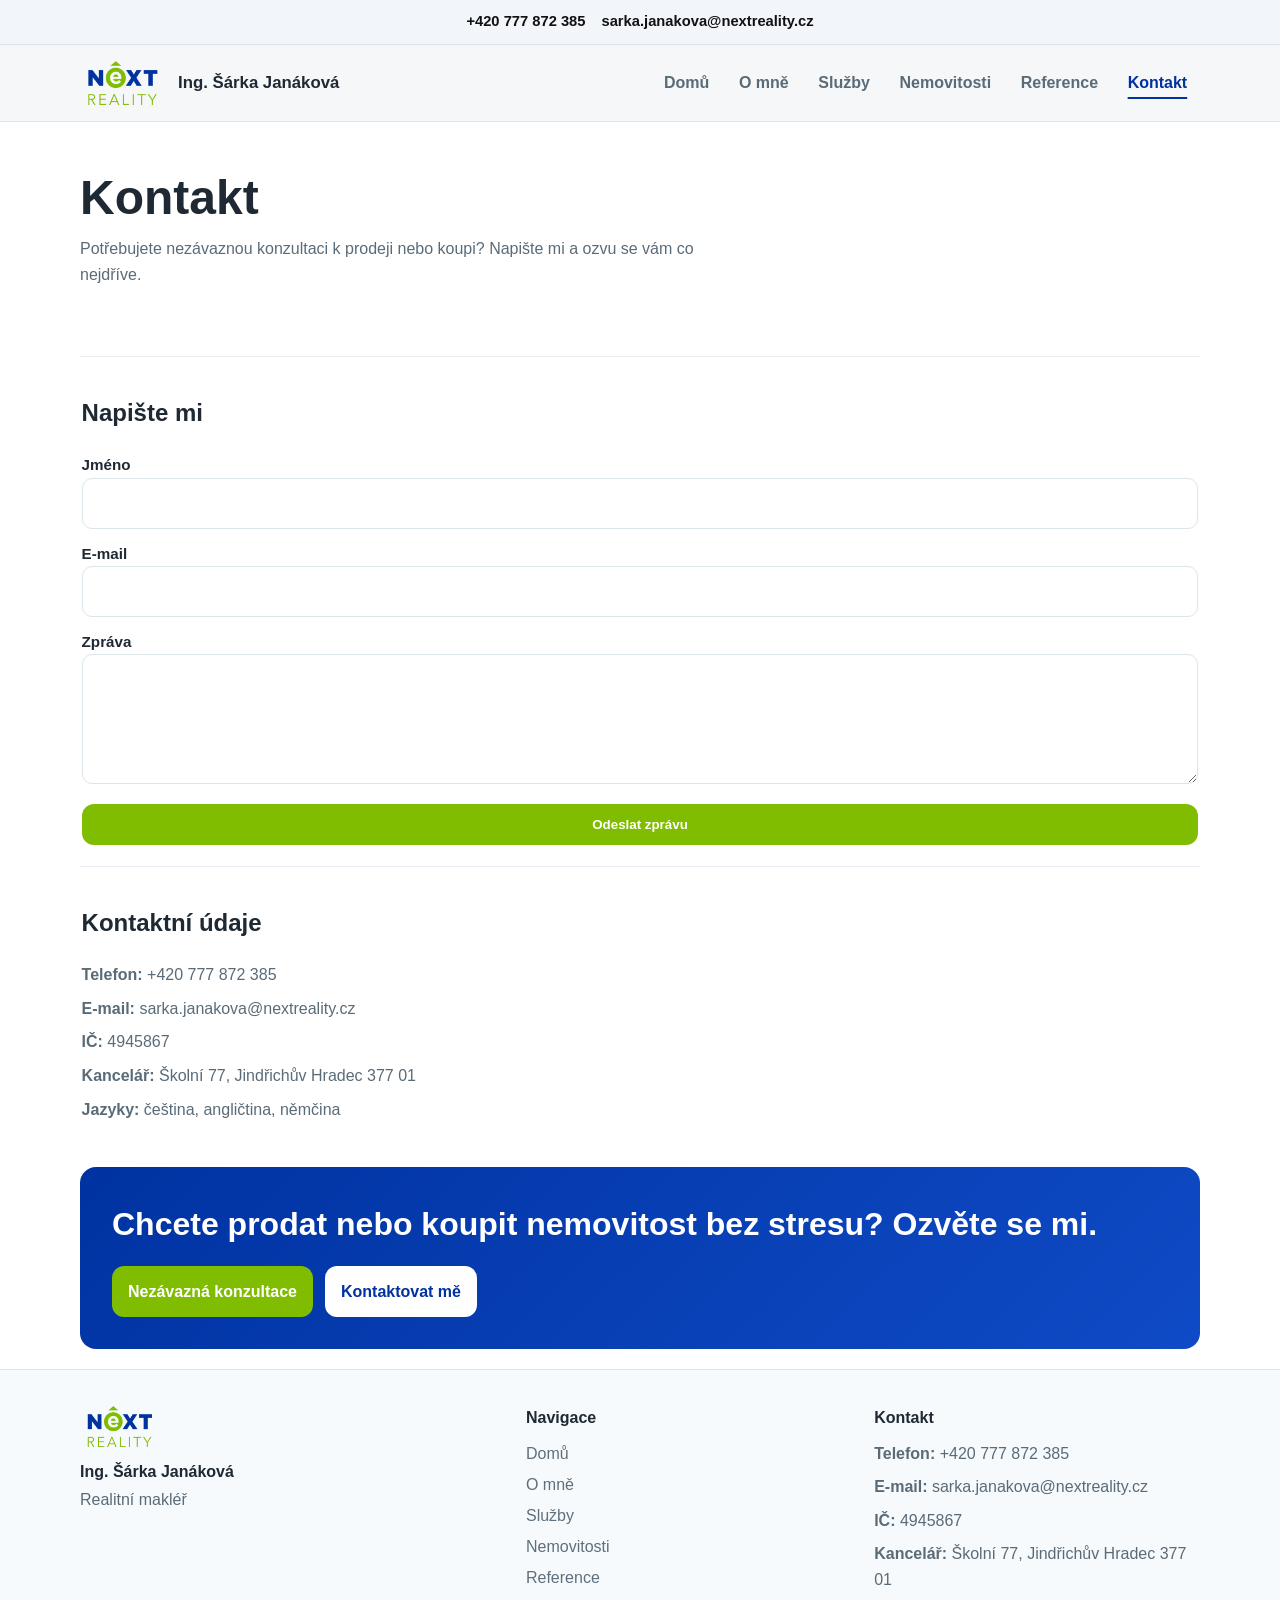
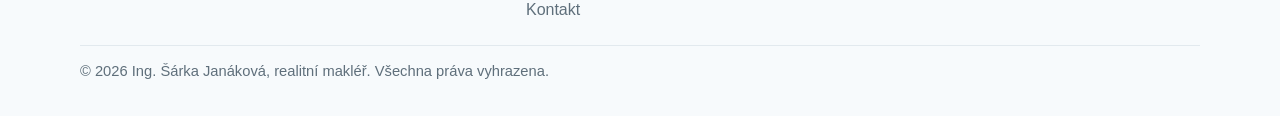
<file: kontakt.html>
<!DOCTYPE html>
<html lang="cs">
  <head>
    <meta charset="UTF-8" />
    <meta name="viewport" content="width=device-width, initial-scale=1.0" />
    <title>Kontakt | Ing. Šárka Janáková</title>
    <meta name="description" content="Kontakt na realitní makléřku Ing. Šárku Janákovou." />
    <link rel="stylesheet" href="assets/styles.css" />
  </head>
  <body>
    <div class="top-contact">
      <div class="container top-contact-inner">
        <a href="tel:+420777872385">+420 777 872 385</a>
        <a href="mailto:sarka.janakova@nextreality.cz">sarka.janakova@nextreality.cz</a>
      </div>
    </div>
    <header class="topbar">
      <div class="container topbar-inner">
        <a class="brand" href="index.html" aria-label="Domů">
          <img class="brand-logo" src="images/next-reality_logo.png" alt="NEXT REALITY logo" />
          <span class="brand-name">Ing. Šárka Janáková</span>
        </a>
        <button class="nav-toggle" aria-label="Otevřít menu"><span></span></button>
        <ul class="nav-links">
          <li><a href="index.html">Domů</a></li>
          <li><a href="o-mne.html">O mně</a></li>
          <li><a href="sluzby.html">Služby</a></li>
          <li><a href="nemovitosti.html">Nemovitosti</a></li>
          <li><a href="reference.html">Reference</a></li>
          <li><a class="active" href="kontakt.html">Kontakt</a></li>
        </ul>
      </div>
    </header>

    <main>
      <div class="container">
        <section class="section properties-intro">
          <h1>Kontakt</h1>
          <p class="subtle">
            Potřebujete nezávaznou konzultaci k prodeji nebo koupi? Napište mi a ozvu se
            vám co nejdříve.
          </p>
        </section>

        <section class="section plain-section">
          <h2>Napište mi</h2>
          <form data-contact-form>
            <div>
              <label for="name">Jméno</label>
              <input id="name" name="name" type="text" required />
            </div>
            <div>
              <label for="email">E-mail</label>
              <input id="email" name="email" type="email" required />
            </div>
            <div>
              <label for="message">Zpráva</label>
              <textarea id="message" name="message" required></textarea>
            </div>
            <button class="btn btn-primary" type="submit">Odeslat zprávu</button>
          </form>
        </section>

        <section class="section plain-section">
          <h2>Kontaktní údaje</h2>
          <ul class="contact-list subtle">
            <li><strong>Telefon:</strong> <a href="tel:+420777872385">+420 777 872 385</a></li>
            <li><strong>E-mail:</strong> <a href="mailto:sarka.janakova@nextreality.cz">sarka.janakova@nextreality.cz</a></li>
            <li><strong>IČ:</strong> 4945867</li>
            <li><strong>Kancelář:</strong> Školní 77, Jindřichův Hradec 377 01</li>
            <li><strong>Jazyky:</strong> čeština, angličtina, němčina</li>
          </ul>
        </section>

        <section class="section about-cta">
          <h2>Chcete prodat nebo koupit nemovitost bez stresu? Ozvěte se mi.</h2>
          <div class="cta-row">
            <a class="btn btn-primary" href="kontakt.html">Nezávazná konzultace</a>
            <a class="btn btn-soft" href="kontakt.html">Kontaktovat mě</a>
          </div>
        </section>
      </div>
    </main>

    <footer class="footer">
      <div class="container">
        <div class="footer-grid">
          <section>
            <img class="footer-logo" src="images/next-reality_logo.png" alt="NEXT REALITY logo" />
            <p class="footer-name">Ing. Šárka Janáková</p>
            <p class="footer-role subtle">Realitní makléř</p>
          </section>
          <section>
            <h3>Navigace</h3>
            <ul class="footer-nav">
              <li><a href="index.html">Domů</a></li>
              <li><a href="o-mne.html">O mně</a></li>
              <li><a href="sluzby.html">Služby</a></li>
              <li><a href="nemovitosti.html">Nemovitosti</a></li>
              <li><a href="reference.html">Reference</a></li>
              <li><a href="kontakt.html">Kontakt</a></li>
            </ul>
          </section>
          <section>
            <h3>Kontakt</h3>
            <ul class="contact-list subtle">
              <li><strong>Telefon:</strong> <a href="tel:+420777872385">+420 777 872 385</a></li>
              <li><strong>E-mail:</strong> <a href="mailto:sarka.janakova@nextreality.cz">sarka.janakova@nextreality.cz</a></li>
              <li><strong>IČ:</strong> 4945867</li>
              <li><strong>Kancelář:</strong> Školní 77, Jindřichův Hradec 377 01</li>
            </ul>
          </section>
        </div>
        <p class="footer-copy">© 2026 Ing. Šárka Janáková, realitní makléř. Všechna práva vyhrazena.</p>
      </div>
    </footer>

    <script src="assets/script.js"></script>
  </body>
</html>
</file>
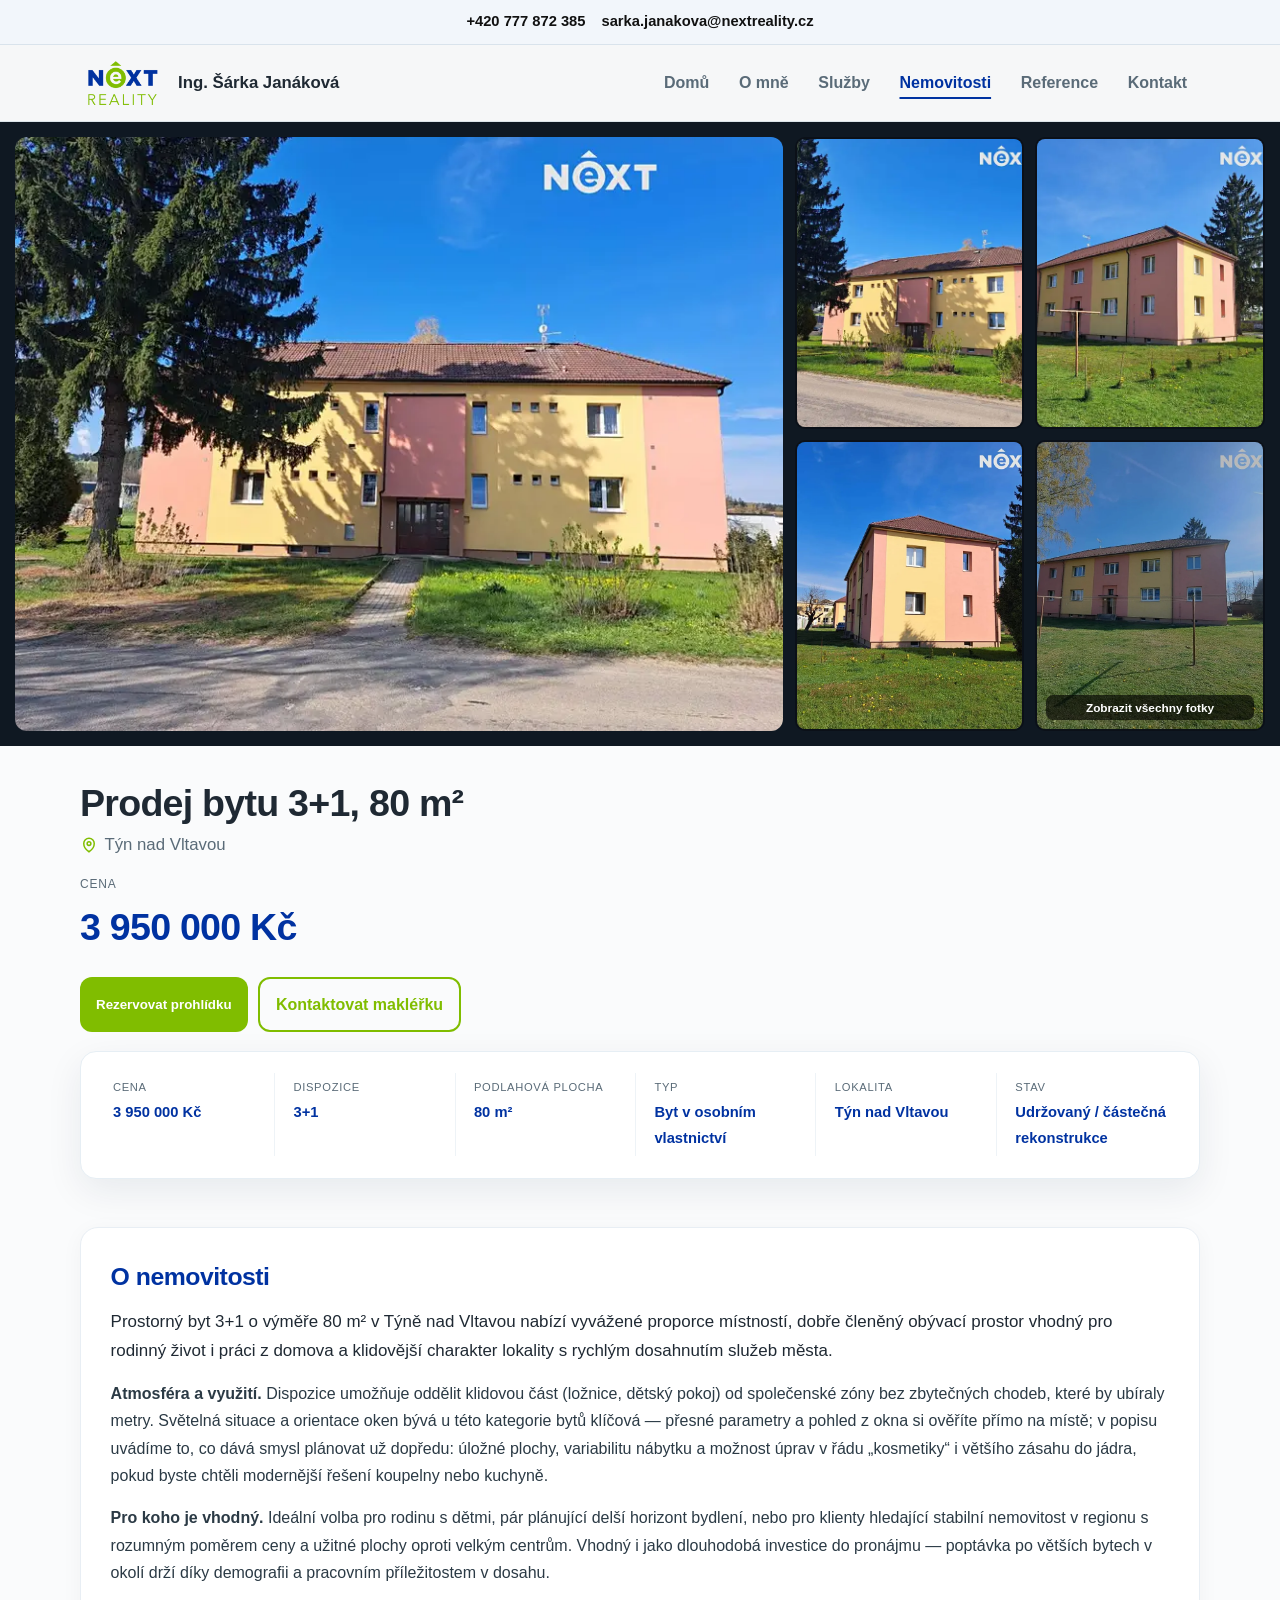
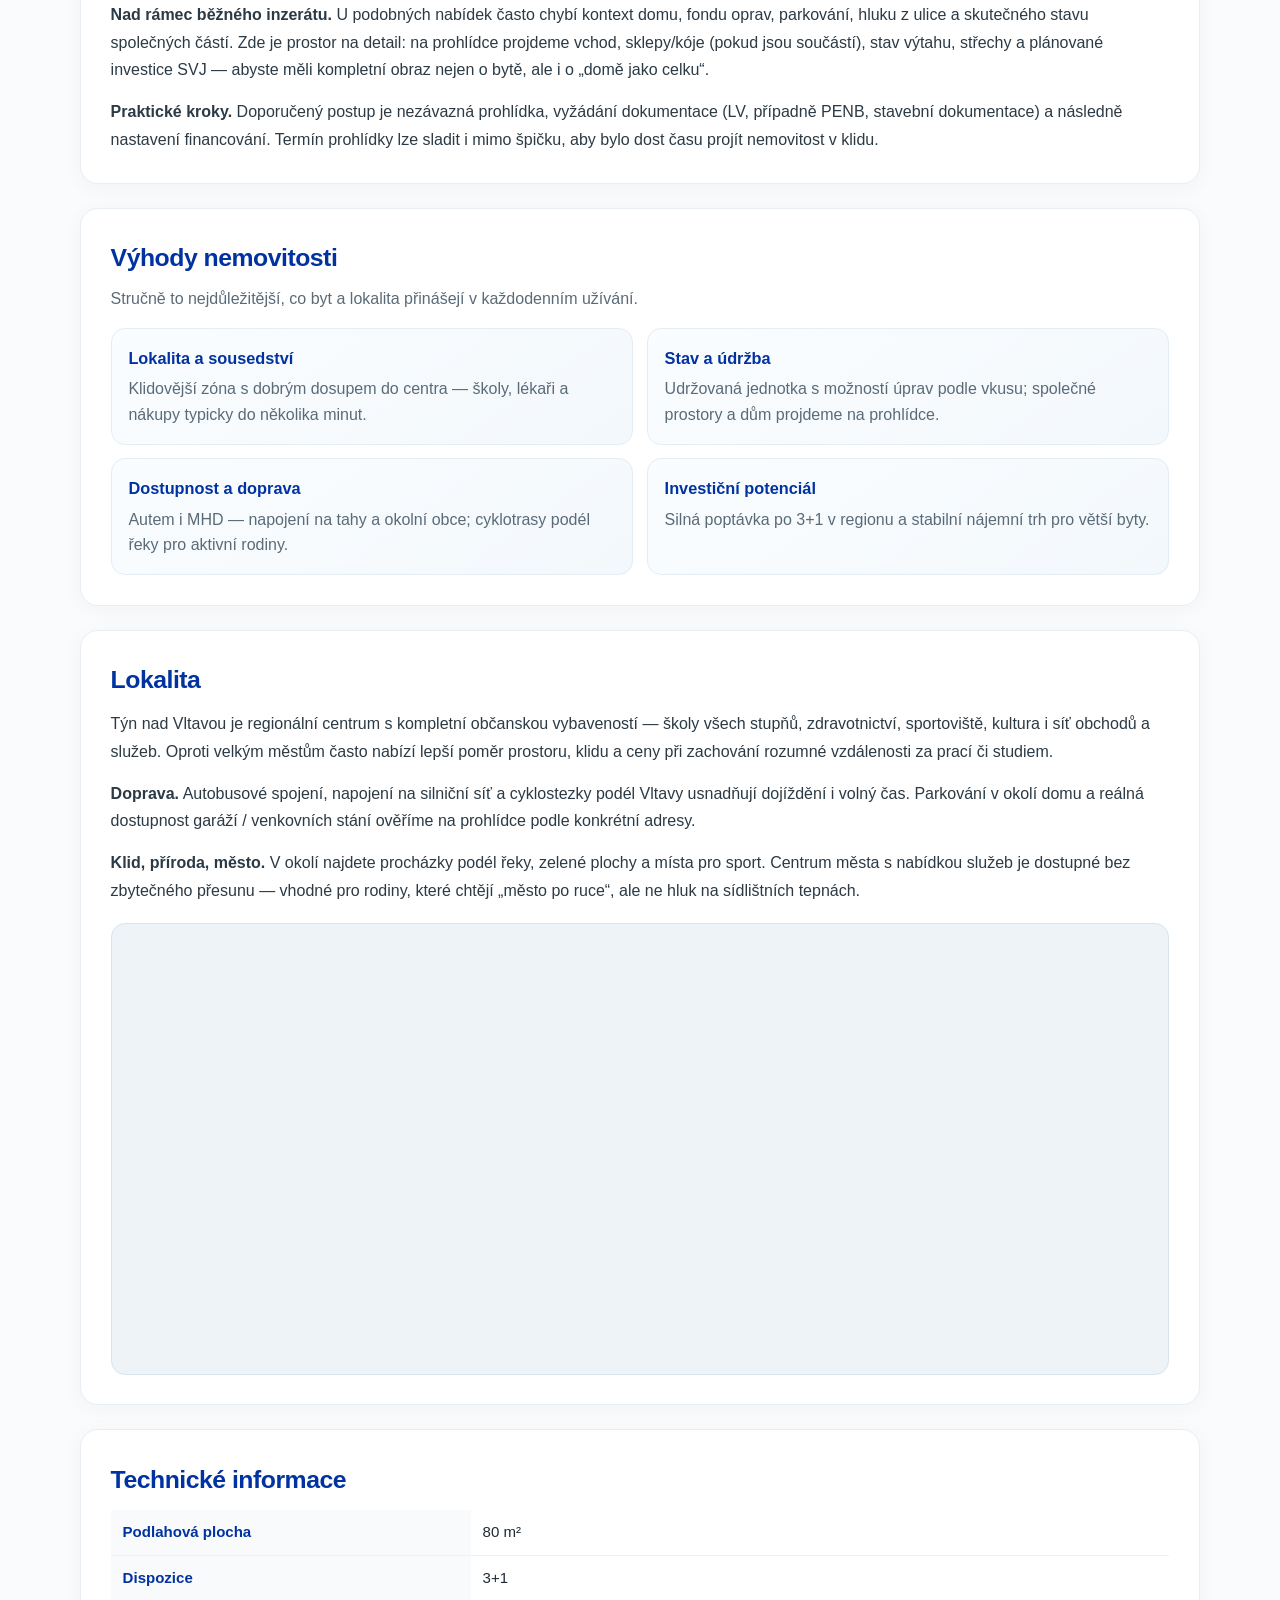
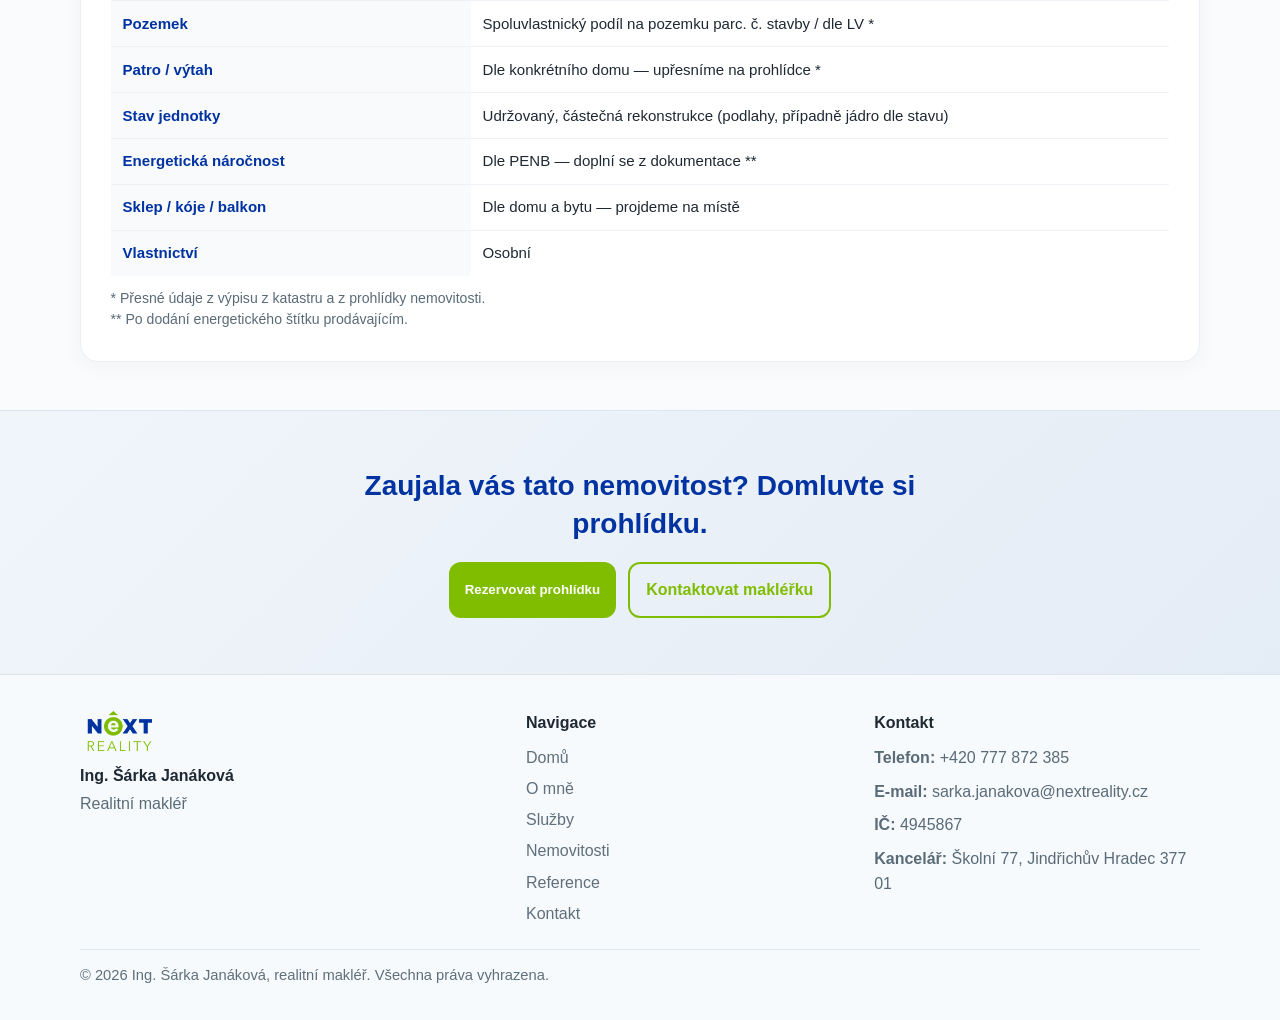
<file: nemovitost-byt-3-1-tyn.html>
<!DOCTYPE html>
<html lang="cs">
  <head>
    <meta charset="UTF-8" />
    <meta name="viewport" content="width=device-width, initial-scale=1.0" />
    <title>Prodej bytu 3+1, 80 m² | Týn nad Vltavou</title>
    <meta
      name="description"
      content="Detailní prezentace bytu 3+1, 80 m² v Týně nad Vltavou — fotogalerie, parametry, lokalita a rezervace prohlídky."
    />
    <link rel="stylesheet" href="assets/styles.css" />
    <link rel="stylesheet" href="assets/property-detail.css" />
  </head>
  <body class="property-detail-page">
    <div class="top-contact">
      <div class="container top-contact-inner">
        <a href="tel:+420777872385">+420 777 872 385</a>
        <a href="mailto:sarka.janakova@nextreality.cz">sarka.janakova@nextreality.cz</a>
      </div>
    </div>
    <header class="topbar">
      <div class="container topbar-inner">
        <a class="brand" href="index.html" aria-label="Domů">
          <img class="brand-logo" src="images/next-reality_logo.png" alt="NEXT REALITY logo" />
          <span class="brand-name">Ing. Šárka Janáková</span>
        </a>
        <button class="nav-toggle" aria-label="Otevřít menu"><span></span></button>
        <ul class="nav-links">
          <li><a href="index.html">Domů</a></li>
          <li><a href="o-mne.html">O mně</a></li>
          <li><a href="sluzby.html">Služby</a></li>
          <li><a class="active" href="nemovitosti.html">Nemovitosti</a></li>
          <li><a href="reference.html">Reference</a></li>
          <li><a href="kontakt.html">Kontakt</a></li>
        </ul>
      </div>
    </header>

    <main
      class="property-detail"
      id="property-detail"
      data-property-id="117434"
      data-property-slug="prodej-bytu-3-1-ty;n-nad-vltavou"
    >
      <!-- 1. Hero: galerie nahoře → lightbox; pod ní titul, cena, CTA -->
      <section class="pdp-hero" aria-labelledby="pdp-title">
        <div class="pdp-hero-visual">
          <div class="pdp-hero-layout" data-pdp-gallery>
            <button type="button" class="pdp-hero-main" data-pdp-main-open aria-label="Otevřít hlavní fotografii">
              <img
                class="pdp-hero-main-img"
                src="images/nemovitosti/frustevni_byt_3_1_1.webp"
                alt="Byt 3+1 — hlavní pohled"
                width="1920"
                height="1080"
                loading="eager"
                fetchpriority="high"
              />
            </button>

            <div class="pdp-hero-sidegrid" data-pdp-sidegrid aria-label="Náhledy fotografií">
              <button type="button" class="pdp-hero-side-item" data-pdp-photo-index="1" aria-label="Fotografie 2">
                <img src="images/nemovitosti/frustevni_byt_3_1_2.webp" alt="Obývací prostor — ilustrační foto" width="960" height="540" loading="lazy" />
              </button>
              <button type="button" class="pdp-hero-side-item" data-pdp-photo-index="2" aria-label="Fotografie 3">
                <img src="images/nemovitosti/frustevni_byt_3_1_3.webp" alt="Kuchyň — ilustrační foto" width="960" height="540" loading="lazy" />
              </button>
              <button type="button" class="pdp-hero-side-item" data-pdp-photo-index="3" aria-label="Fotografie 4">
                <img src="images/nemovitosti/frustevni_byt_3_1_4.webp" alt="Ložnice — ilustrační foto" width="960" height="540" loading="lazy" />
              </button>
              <button type="button" class="pdp-hero-side-item pdp-hero-side-more" data-pdp-open-all data-pdp-photo-index="4" aria-label="Otevřít všechny fotografie">
                <img src="images/nemovitosti/frustevni_byt_3_1_5.webp" alt="Koupelna — ilustrační foto" width="960" height="540" loading="lazy" />
                <span class="pdp-side-more-label">Zobrazit všechny fotky</span>
              </button>
            </div>
          </div>
        </div>

        <div class="container pdp-hero-panel">
          <h1 id="pdp-title" data-field="title">Prodej bytu 3+1, 80&nbsp;m²</h1>
          <p class="pdp-hero-loc" data-field="location">
            <span class="pdp-pin" aria-hidden="true">
              <svg width="18" height="18" viewBox="0 0 24 24" fill="none" stroke="currentColor" stroke-width="2"><path d="M12 21s7-4.5 7-11a7 7 0 1 0-14 0c0 6.5 7 11 7 11z" /><circle cx="12" cy="10" r="2.5" /></svg>
            </span>
            Týn nad Vltavou
          </p>
          <p class="pdp-hero-price" data-field="price">
            <span class="pdp-price-label">Cena</span>
            <strong class="pdp-price-value">3&nbsp;950&nbsp;000&nbsp;Kč</strong>
          </p>
          <div class="pdp-hero-cta">
            <button type="button" class="btn btn-primary" data-reservation>Rezervovat prohlídku</button>
            <a class="btn btn-outline-green" href="kontakt.html">Kontaktovat makléřku</a>
          </div>
        </div>
      </section>

      <!-- 2. Rychlý přehled -->
      <section class="pdp-infobar-wrap" aria-label="Rychlý přehled">
        <div class="container pdp-infobar" data-field="quickfacts">
          <div class="pdp-infobar-item"><span class="pdp-ik">Cena</span><span class="pdp-iv">3&nbsp;950&nbsp;000&nbsp;Kč</span></div>
          <div class="pdp-infobar-item"><span class="pdp-ik">Dispozice</span><span class="pdp-iv">3+1</span></div>
          <div class="pdp-infobar-item"><span class="pdp-ik">Podlahová plocha</span><span class="pdp-iv">80&nbsp;m²</span></div>
          <div class="pdp-infobar-item"><span class="pdp-ik">Typ</span><span class="pdp-iv">Byt v osobním vlastnictví</span></div>
          <div class="pdp-infobar-item"><span class="pdp-ik">Lokalita</span><span class="pdp-iv">Týn nad Vltavou</span></div>
          <div class="pdp-infobar-item"><span class="pdp-ik">Stav</span><span class="pdp-iv">Udržovaný / částečná rekonstrukce</span></div>
        </div>
      </section>

      <div class="container pdp-stack">
        <!-- 3. Popis -->
        <section class="pdp-block" id="popis" aria-labelledby="pdp-desc-h">
          <h2 id="pdp-desc-h">O nemovitosti</h2>
          <div class="pdp-prose" data-field="description">
            <p class="pdp-lead">
              Prostorný byt 3+1 o výměře 80&nbsp;m² v Týně nad Vltavou nabízí vyvážené proporce místností, dobře
              členěný obývací prostor vhodný pro rodinný život i práci z domova a klidovější charakter lokality
              s rychlým dosahnutím služeb města.
            </p>
            <p>
              <strong>Atmosféra a využití.</strong> Dispozice umožňuje oddělit klidovou část (ložnice, dětský
              pokoj) od společenské zóny bez zbytečných chodeb, které by ubíraly metry. Světelná situace a
              orientace oken bývá u této kategorie bytů klíčová — přesné parametry a pohled z okna si ověříte
              přímo na místě; v popisu uvádíme to, co dává smysl plánovat už dopředu: úložné plochy, variabilitu
              nábytku a možnost úprav v řádu „kosmetiky“ i většího zásahu do jádra, pokud byste chtěli modernější
              řešení koupelny nebo kuchyně.
            </p>
            <p>
              <strong>Pro koho je vhodný.</strong> Ideální volba pro rodinu s dětmi, pár plánující delší horizont
              bydlení, nebo pro klienty hledající stabilní nemovitost v regionu s rozumným poměrem ceny a užitné
              plochy oproti velkým centrům. Vhodný i jako dlouhodobá investice do pronájmu — poptávka po větších
              bytech v okolí drží díky demografii a pracovním příležitostem v dosahu.
            </p>
            <p>
              <strong>Nad rámec běžného inzerátu.</strong> U podobných nabídek často chybí kontext domu, fondu
              oprav, parkování, hluku z ulice a skutečného stavu společných částí. Zde je prostor na detail:
              na prohlídce projdeme vchod, sklepy/kóje (pokud jsou součástí), stav výtahu, střechy a plánované
              investice SVJ — abyste měli kompletní obraz nejen o bytě, ale i o „domě jako celku“.
            </p>
            <p>
              <strong>Praktické kroky.</strong> Doporučený postup je nezávazná prohlídka, vyžádání dokumentace
              (LV, případně PENB, stavební dokumentace) a následně nastavení financování. Termín prohlídky lze
              sladit i mimo špičku, aby bylo dost času projít nemovitost v klidu.
            </p>
          </div>
        </section>

        <!-- 4. Výhody nemovitosti -->
        <section class="pdp-block" id="vyhody" aria-labelledby="pdp-ben-h">
          <h2 id="pdp-ben-h">Výhody nemovitosti</h2>
          <p class="subtle pdp-block-lead">Stručně to nejdůležitější, co byt a lokalita přinášejí v každodenním užívání.</p>
          <ul class="pdp-benefits">
            <li class="pdp-benefit">
              <div>
                <h3>Lokalita a sousedství</h3>
                <p class="subtle">Klidovější zóna s dobrým dosupem do centra — školy, lékaři a nákupy typicky do několika minut.</p>
              </div>
            </li>
            <li class="pdp-benefit">
              <div>
                <h3>Stav a údržba</h3>
                <p class="subtle">Udržovaná jednotka s možností úprav podle vkusu; společné prostory a dům projdeme na prohlídce.</p>
              </div>
            </li>
            <li class="pdp-benefit">
              <div>
                <h3>Dostupnost a doprava</h3>
                <p class="subtle">Autem i MHD — napojení na tahy a okolní obce; cyklotrasy podél řeky pro aktivní rodiny.</p>
              </div>
            </li>
            <li class="pdp-benefit">
              <div>
                <h3>Investiční potenciál</h3>
                <p class="subtle">Silná poptávka po 3+1 v regionu a stabilní nájemní trh pro větší byty.</p>
              </div>
            </li>
          </ul>
        </section>

        <!-- 5. Lokalita -->
        <section class="pdp-block" id="lokalita" aria-labelledby="pdp-loc-h">
          <h2 id="pdp-loc-h">Lokalita</h2>
          <div class="pdp-prose" data-field="locality">
            <p>
              Týn nad Vltavou je regionální centrum s kompletní občanskou vybaveností — školy všech stupňů,
              zdravotnictví, sportoviště, kultura i síť obchodů a služeb. Oproti velkým městům často nabízí
              lepší poměr prostoru, klidu a ceny při zachování rozumné vzdálenosti za prací či studiem.
            </p>
            <p>
              <strong>Doprava.</strong> Autobusové spojení, napojení na silniční síť a cyklostezky podél Vltavy
              usnadňují dojíždění i volný čas. Parkování v okolí domu a reálná dostupnost garáží / venkovních stání
              ověříme na prohlídce podle konkrétní adresy.
            </p>
            <p>
              <strong>Klid, příroda, město.</strong> V okolí najdete procházky podél řeky, zelené plochy a místa
              pro sport. Centrum města s nabídkou služeb je dostupné bez zbytečného přesunu — vhodné pro rodiny,
              které chtějí „město po ruce“, ale ne hluk na sídlištních tepnách.
            </p>
          </div>
          <div class="pdp-map-ph">
            <iframe
              src="https://www.google.com/maps/embed?pb=!1m18!1m12!1m3!1d550.3727391616005!2d14.5629814943265!3d48.99101108564395!2m3!1f0!2f0!3f0!3m2!1i1024!2i768!4f13.1!3m3!1m2!1s0x47734ec7ec8bbc5f%3A0x24cf11dcf42dfed4!2sJivno%20237%2C%20373%2071%20Jivno!5e0!3m2!1scs!2scz!4v1777214850199!5m2!1scs!2scz"
              width="600"
              height="450"
              style="border: 0;"
              allowfullscreen=""
              loading="lazy"
              referrerpolicy="no-referrer-when-downgrade"
              title="Mapa nemovitosti Jivno 237"
            ></iframe>
          </div>
        </section>

        <!-- 6. Technické informace -->
        <section class="pdp-block" id="technicke" aria-labelledby="pdp-tech-h">
          <h2 id="pdp-tech-h">Technické informace</h2>
          <div class="pdp-table-wrap" data-field="specs">
            <table class="pdp-table">
              <tbody>
                <tr><th scope="row">Podlahová plocha</th><td>80&nbsp;m²</td></tr>
                <tr><th scope="row">Dispozice</th><td>3+1</td></tr>
                <tr><th scope="row">Pozemek</th><td>Spoluvlastnický podíl na pozemku parc. č. stavby / dle LV *</td></tr>
                <tr><th scope="row">Patro / výtah</th><td>Dle konkrétního domu — upřesníme na prohlídce *</td></tr>
                <tr><th scope="row">Stav jednotky</th><td>Udržovaný, částečná rekonstrukce (podlahy, případně jádro dle stavu)</td></tr>
                <tr><th scope="row">Energetická náročnost</th><td>Dle PENB — doplní se z dokumentace **</td></tr>
                <tr><th scope="row">Sklep / kóje / balkon</th><td>Dle domu a bytu — projdeme na místě</td></tr>
                <tr><th scope="row">Vlastnictví</th><td>Osobní</td></tr>
              </tbody>
            </table>
            <p class="subtle pdp-table-note">
              * Přesné údaje z výpisu z katastru a z prohlídky nemovitosti.<br />
              ** Po dodání energetického štítku prodávajícím.
            </p>
          </div>
        </section>
      </div>

      <!-- 7. Závěrečná CTA -->
      <section class="pdp-cta-final" aria-labelledby="pdp-cta-h">
        <div class="container pdp-cta-inner">
          <h2 id="pdp-cta-h">Zaujala vás tato nemovitost? Domluvte si prohlídku.</h2>
          <div class="pdp-cta-btns">
            <button type="button" class="btn btn-primary" data-reservation>Rezervovat prohlídku</button>
            <a class="btn btn-outline-green" href="kontakt.html">Kontaktovat makléřku</a>
          </div>
        </div>
      </section>
    </main>

    <!-- Lightbox (stejné fotografie jako hero) -->
    <div class="pdp-lightbox" id="pdp-lightbox" hidden data-pdp-lightbox>
      <div class="pdp-lb-backdrop" data-pdp-lb-close tabindex="-1"></div>
      <div class="pdp-lb-dialog" role="dialog" aria-modal="true" aria-label="Galerie fotografií">
        <button type="button" class="pdp-lb-icon pdp-lb-x" data-pdp-lb-close aria-label="Zavřít">
          <svg width="22" height="22" viewBox="0 0 24 24" fill="none" stroke="currentColor" stroke-width="2"><path d="M6 6l12 12M18 6L6 18" stroke-linecap="round" /></svg>
        </button>
        <button type="button" class="pdp-lb-icon pdp-lb-fs" data-pdp-lb-fs aria-label="Celá obrazovka">
          <svg width="20" height="20" viewBox="0 0 24 24" fill="none" stroke="currentColor" stroke-width="2"><path d="M8 3H5a2 2 0 0 0-2 2v3M21 8V5a2 2 0 0 0-2-2h-3M16 21h3a2 2 0 0 0 2-2v-3M3 16v3a2 2 0 0 0 2 2h3" stroke-linecap="round" /></svg>
        </button>
        <button type="button" class="pdp-lb-nav pdp-lb-prev" data-pdp-lb-prev aria-label="Předchozí">
          <svg width="22" height="22" viewBox="0 0 24 24" fill="none" stroke="currentColor" stroke-width="2"><path d="M15 6l-6 6 6 6" stroke-linecap="round" /></svg>
        </button>
        <button type="button" class="pdp-lb-nav pdp-lb-next" data-pdp-lb-next aria-label="Další">
          <svg width="22" height="22" viewBox="0 0 24 24" fill="none" stroke="currentColor" stroke-width="2"><path d="M9 6l6 6-6 6" stroke-linecap="round" /></svg>
        </button>
        <figure class="pdp-lb-fig">
          <div class="pdp-lb-stage" data-pdp-lb-stage>
            <img class="pdp-lb-img" src="images/nemovitosti/frustevni_byt_3_1_1.webp" alt="" width="1600" height="1067" />
          </div>
          <figcaption class="pdp-lb-cap subtle" data-pdp-lb-caption></figcaption>
        </figure>
      </div>
    </div>

    <!-- Data pro budoucí napojení na API (šablona) -->
    <script type="application/json" id="property-detail-data">
      {
        "id": "117434",
        "slug": "prodej-bytu-3-1-tyn-nad-vltavou",
        "title": "Prodej bytu 3+1, 80 m²",
        "location": "Týn nad Vltavou",
        "priceCzk": 3950000,
        "currency": "CZK",
        "disposition": "3+1",
        "floorAreaM2": 80,
        "propertyType": "byt",
        "ownership": "osobni",
        "mapUrl": "https://maps.app.goo.gl/SsF47PnoyChAJVvr8",
        "photos": [
          { "src": "images/nemovitosti/frustevni_byt_3_1_1.webp", "alt": "Byt 3+1 — hlavní pohled" },
          { "src": "https://images.unsplash.com/photo-1560448204-e02f11c3d0e2?auto=format\u0026fit=crop\u0026w=1920\u0026q=82", "alt": "Obývací prostor — ilustrační foto" },
          { "src": "https://images.unsplash.com/photo-1586023492125-27b2c045efd7?auto=format\u0026fit=crop\u0026w=1920\u0026q=82", "alt": "Kuchyň — ilustrační foto" },
          { "src": "https://images.unsplash.com/photo-1616594039964-ae9021a400a0?auto=format\u0026fit=crop\u0026w=1920\u0026q=82", "alt": "Ložnice — ilustrační foto" },
          { "src": "https://images.unsplash.com/photo-1600585154340-be6161a56a0c?auto=format\u0026fit=crop\u0026w=1920\u0026q=82", "alt": "Koupelna — ilustrační foto" }
        ]
      }
    </script>

    <footer class="footer">
      <div class="container">
        <div class="footer-grid">
          <section>
            <img class="footer-logo" src="images/next-reality_logo.png" alt="NEXT REALITY logo" />
            <p class="footer-name">Ing. Šárka Janáková</p>
            <p class="footer-role subtle">Realitní makléř</p>
          </section>
          <section>
            <h3>Navigace</h3>
            <ul class="footer-nav">
              <li><a href="index.html">Domů</a></li>
              <li><a href="o-mne.html">O mně</a></li>
              <li><a href="sluzby.html">Služby</a></li>
              <li><a href="nemovitosti.html">Nemovitosti</a></li>
              <li><a href="reference.html">Reference</a></li>
              <li><a href="kontakt.html">Kontakt</a></li>
            </ul>
          </section>
          <section>
            <h3>Kontakt</h3>
            <ul class="contact-list subtle">
              <li><strong>Telefon:</strong> <a href="tel:+420777872385">+420 777 872 385</a></li>
              <li><strong>E-mail:</strong> <a href="mailto:sarka.janakova@nextreality.cz">sarka.janakova@nextreality.cz</a></li>
              <li><strong>IČ:</strong> 4945867</li>
              <li><strong>Kancelář:</strong> Školní 77, Jindřichův Hradec 377 01</li>
            </ul>
          </section>
        </div>
        <p class="footer-copy">© 2026 Ing. Šárka Janáková, realitní makléř. Všechna práva vyhrazena.</p>
      </div>
    </footer>

    <script src="assets/script.js"></script>
    <script src="assets/property-detail.js"></script>
  </body>
</html>
</file>
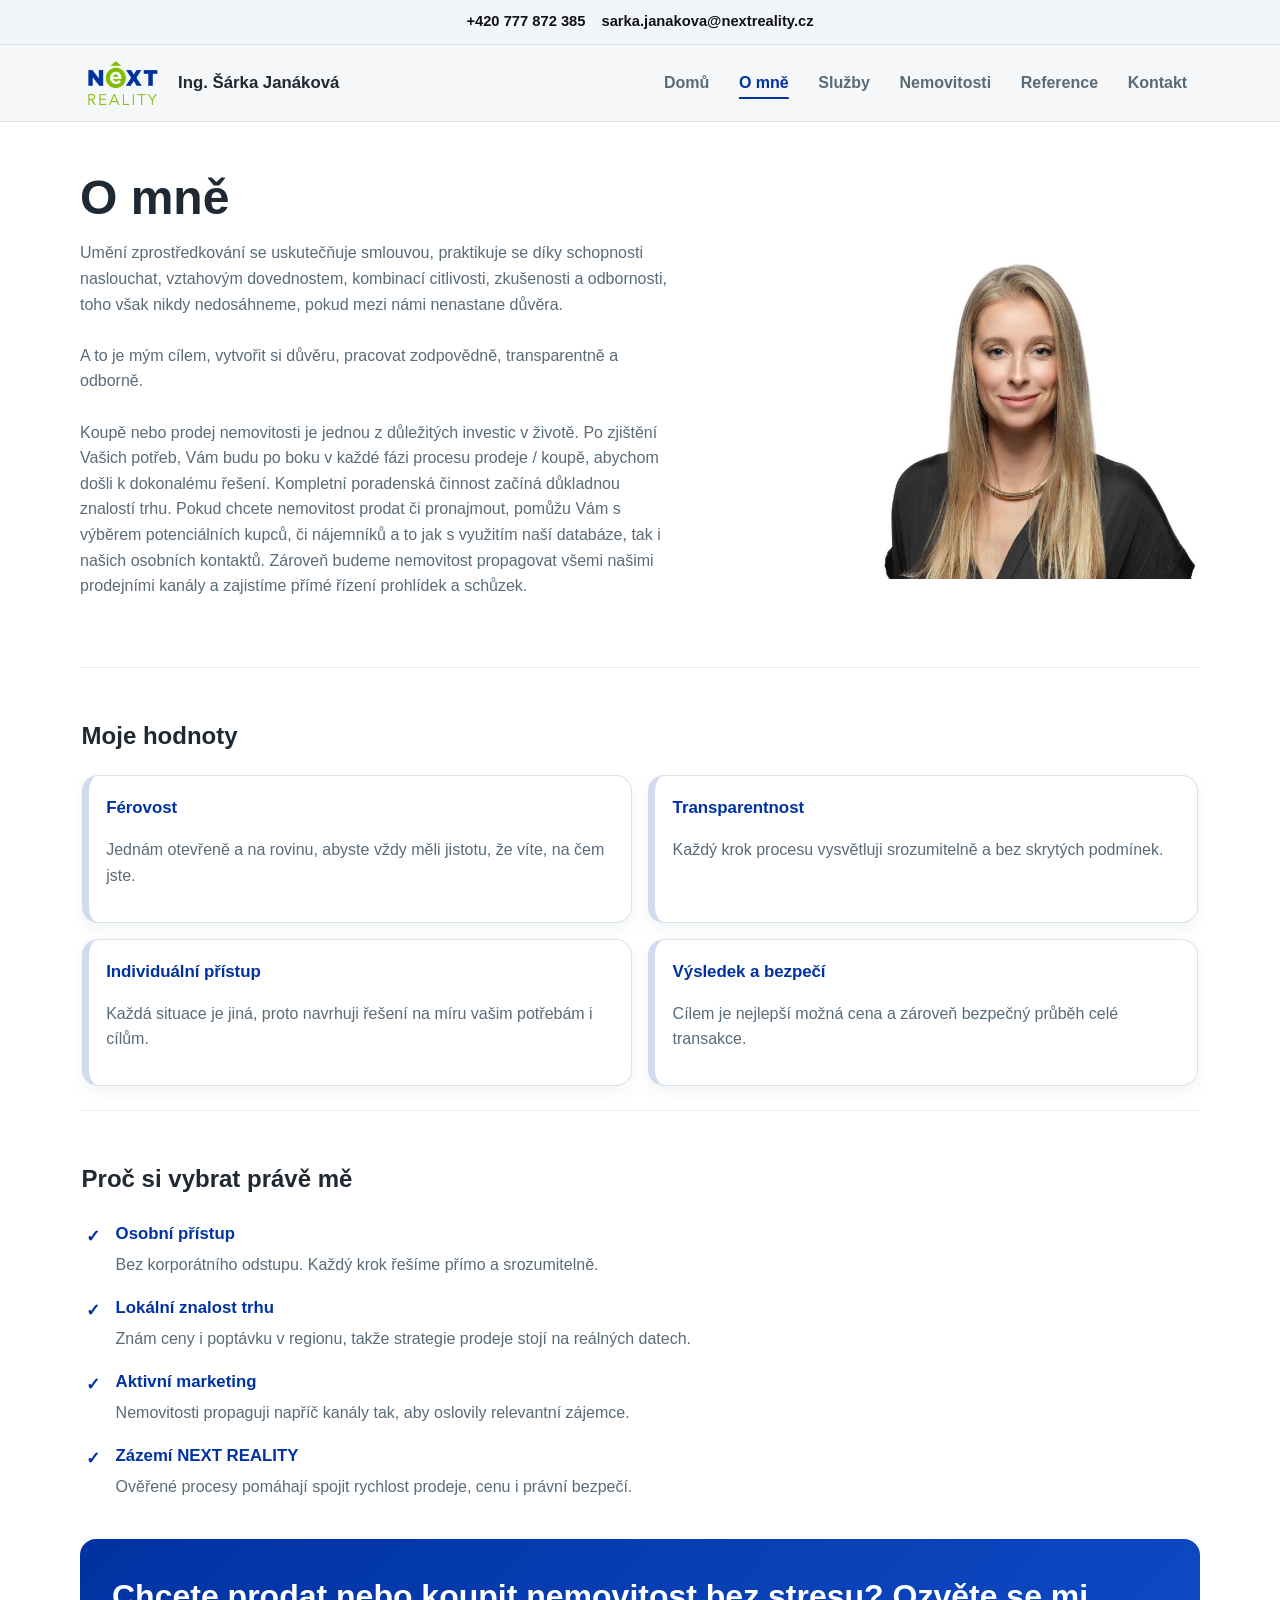
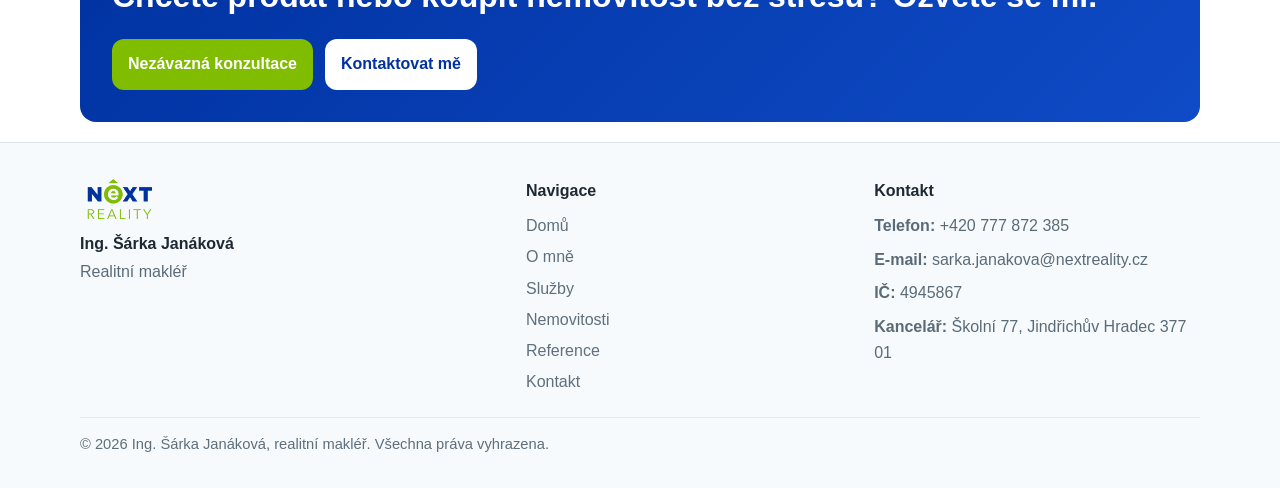
<file: o-mne.html>
<!DOCTYPE html>
<html lang="cs">
  <head>
    <meta charset="UTF-8" />
    <meta name="viewport" content="width=device-width, initial-scale=1.0" />
    <title>O mně | Ing. Šárka Janáková</title>
    <meta name="description" content="Profesionální a lidský přístup realitní makléřky Ing. Šárky Janákové." />
    <link rel="stylesheet" href="assets/styles.css" />
  </head>
  <body>
    <div class="top-contact">
      <div class="container top-contact-inner">
        <a href="tel:+420777872385">+420 777 872 385</a>
        <a href="mailto:sarka.janakova@nextreality.cz">sarka.janakova@nextreality.cz</a>
      </div>
    </div>
    <header class="topbar">
      <div class="container topbar-inner">
        <a class="brand" href="index.html" aria-label="Domů">
          <img class="brand-logo" src="images/next-reality_logo.png" alt="NEXT REALITY logo" />
          <span class="brand-name">Ing. Šárka Janáková</span>
        </a>
        <button class="nav-toggle" aria-label="Otevřít menu"><span></span></button>
        <ul class="nav-links">
          <li><a href="index.html">Domů</a></li>
          <li><a class="active" href="o-mne.html">O mně</a></li>
          <li><a href="sluzby.html">Služby</a></li>
          <li><a href="nemovitosti.html">Nemovitosti</a></li>
          <li><a href="reference.html">Reference</a></li>
          <li><a href="kontakt.html">Kontakt</a></li>
        </ul>
      </div>
    </header>

    <main>
      <div class="container">
        <section class="section properties-intro">
          <h1>O mně</h1>
          <div class="intro-split">
            <p class="subtle">
              Umění zprostředkování se uskutečňuje smlouvou, praktikuje se díky schopnosti
              naslouchat, vztahovým dovednostem, kombinací citlivosti, zkušenosti a odbornosti,
              toho však nikdy nedosáhneme, pokud mezi námi nenastane důvěra.
              <br /><br />
              A to je mým cílem, vytvořit si důvěru, pracovat zodpovědně, transparentně a odborně.
              <br /><br />
              Koupě nebo prodej nemovitosti je jednou z důležitých investic v životě. Po zjištění
              Vašich potřeb, Vám budu po boku v každé fázi procesu prodeje / koupě, abychom došli
              k dokonalému řešení. Kompletní poradenská činnost začíná důkladnou znalostí trhu.
              Pokud chcete nemovitost prodat či pronajmout, pomůžu Vám s výběrem potenciálních
              kupců, či nájemníků a to jak s využitím naší databáze, tak i našich osobních kontaktů.
              Zároveň budeme nemovitost propagovat všemi našimi prodejními kanály a zajistíme přímé
              řízení prohlídek a schůzek.
            </p>
            <img
              class="about-photo-full about-photo-side"
              src="images/cernovicka_2.jpg"
              alt="Ing. Šárka Janáková"
            />
          </div>
        </section>

        <section class="section plain-section about-values">
          <h2>Moje hodnoty</h2>
          <div class="grid grid-2">
            <article class="card value-card">
              <h3>Férovost</h3>
              <p class="subtle">Jednám otevřeně a na rovinu, abyste vždy měli jistotu, že víte, na čem jste.</p>
            </article>
            <article class="card value-card">
              <h3>Transparentnost</h3>
              <p class="subtle">Každý krok procesu vysvětluji srozumitelně a bez skrytých podmínek.</p>
            </article>
            <article class="card value-card">
              <h3>Individuální přístup</h3>
              <p class="subtle">Každá situace je jiná, proto navrhuji řešení na míru vašim potřebám i cílům.</p>
            </article>
            <article class="card value-card">
              <h3>Výsledek a bezpečí</h3>
              <p class="subtle">Cílem je nejlepší možná cena a zároveň bezpečný průběh celé transakce.</p>
            </article>
          </div>
        </section>

        <section class="section plain-section about-why">
          <h2>Proč si vybrat právě mě</h2>
          <ul class="about-why-list">
            <li class="about-why-item">
              <span class="about-why-check" aria-hidden="true">&#10003;</span>
              <div class="about-why-content">
                <strong class="about-why-title">Osobní přístup</strong>
                <p class="subtle about-why-desc">Bez korporátního odstupu. Každý krok řešíme přímo a srozumitelně.</p>
              </div>
            </li>
            <li class="about-why-item">
              <span class="about-why-check" aria-hidden="true">&#10003;</span>
              <div class="about-why-content">
                <strong class="about-why-title">Lokální znalost trhu</strong>
                <p class="subtle about-why-desc">Znám ceny i poptávku v regionu, takže strategie prodeje stojí na reálných datech.</p>
              </div>
            </li>
            <li class="about-why-item">
              <span class="about-why-check" aria-hidden="true">&#10003;</span>
              <div class="about-why-content">
                <strong class="about-why-title">Aktivní marketing</strong>
                <p class="subtle about-why-desc">Nemovitosti propaguji napříč kanály tak, aby oslovily relevantní zájemce.</p>
              </div>
            </li>
            <li class="about-why-item">
              <span class="about-why-check" aria-hidden="true">&#10003;</span>
              <div class="about-why-content">
                <strong class="about-why-title">Zázemí NEXT REALITY</strong>
                <p class="subtle about-why-desc">Ověřené procesy pomáhají spojit rychlost prodeje, cenu i právní bezpečí.</p>
              </div>
            </li>
          </ul>
        </section>

        <section class="section about-cta">
          <h2>Chcete prodat nebo koupit nemovitost bez stresu? Ozvěte se mi.</h2>
          <div class="cta-row">
            <a class="btn btn-primary" href="kontakt.html">Nezávazná konzultace</a>
            <a class="btn btn-soft" href="kontakt.html">Kontaktovat mě</a>
          </div>
        </section>

      </div>
    </main>

    <footer class="footer">
      <div class="container">
        <div class="footer-grid">
          <section>
            <img class="footer-logo" src="images/next-reality_logo.png" alt="NEXT REALITY logo" />
            <p class="footer-name">Ing. Šárka Janáková</p>
            <p class="footer-role subtle">Realitní makléř</p>
          </section>
          <section>
            <h3>Navigace</h3>
            <ul class="footer-nav">
              <li><a href="index.html">Domů</a></li>
              <li><a href="o-mne.html">O mně</a></li>
              <li><a href="sluzby.html">Služby</a></li>
              <li><a href="nemovitosti.html">Nemovitosti</a></li>
              <li><a href="reference.html">Reference</a></li>
              <li><a href="kontakt.html">Kontakt</a></li>
            </ul>
          </section>
          <section>
            <h3>Kontakt</h3>
            <ul class="contact-list subtle">
              <li><strong>Telefon:</strong> <a href="tel:+420777872385">+420 777 872 385</a></li>
              <li><strong>E-mail:</strong> <a href="mailto:sarka.janakova@nextreality.cz">sarka.janakova@nextreality.cz</a></li>
              <li><strong>IČ:</strong> 4945867</li>
              <li><strong>Kancelář:</strong> Školní 77, Jindřichův Hradec 377 01</li>
            </ul>
          </section>
        </div>
        <p class="footer-copy">© 2026 Ing. Šárka Janáková, realitní makléř. Všechna práva vyhrazena.</p>
      </div>
    </footer>

    <script src="assets/script.js"></script>
  </body>
</html>
</file>
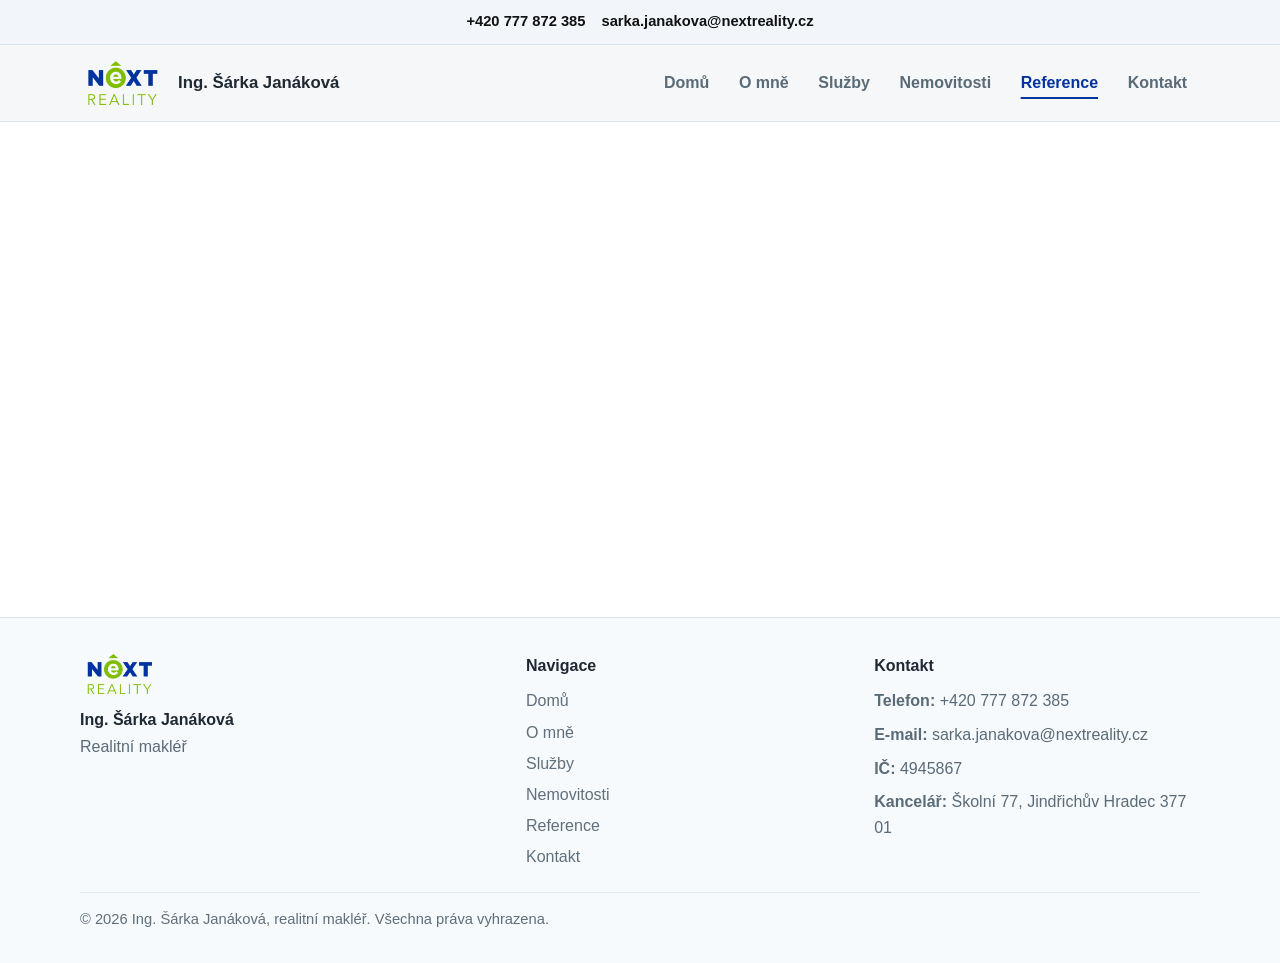
<file: reference.html>
<!DOCTYPE html>
<html lang="cs">
  <head>
    <meta charset="UTF-8" />
    <meta name="viewport" content="width=device-width, initial-scale=1.0" />
    <title>Reference | Ing. Šárka Janáková</title>
    <meta name="description" content="Reference klientů Ing. Šárky Janákové." />
    <link rel="stylesheet" href="assets/styles.css" />
  </head>
  <body>
    <div class="top-contact">
      <div class="container top-contact-inner">
        <a href="tel:+420777872385">+420 777 872 385</a>
        <a href="mailto:sarka.janakova@nextreality.cz">sarka.janakova@nextreality.cz</a>
      </div>
    </div>
    <header class="topbar">
      <div class="container topbar-inner">
        <a class="brand" href="index.html" aria-label="Domů">
          <img class="brand-logo" src="images/next-reality_logo.png" alt="NEXT REALITY logo" />
          <span class="brand-name">Ing. Šárka Janáková</span>
        </a>
        <button class="nav-toggle" aria-label="Otevřít menu"><span></span></button>
        <ul class="nav-links">
          <li><a href="index.html">Domů</a></li>
          <li><a href="o-mne.html">O mně</a></li>
          <li><a href="sluzby.html">Služby</a></li>
          <li><a href="nemovitosti.html">Nemovitosti</a></li>
          <li><a class="active" href="reference.html">Reference</a></li>
          <li><a href="kontakt.html">Kontakt</a></li>
        </ul>
      </div>
    </header>

    <main>
      <div style="height: 55vh;"></div>
    </main>

    <footer class="footer">
      <div class="container">
        <div class="footer-grid">
          <section>
            <img class="footer-logo" src="images/next-reality_logo.png" alt="NEXT REALITY logo" />
            <p class="footer-name">Ing. Šárka Janáková</p>
            <p class="footer-role subtle">Realitní makléř</p>
          </section>
          <section>
            <h3>Navigace</h3>
            <ul class="footer-nav">
              <li><a href="index.html">Domů</a></li>
              <li><a href="o-mne.html">O mně</a></li>
              <li><a href="sluzby.html">Služby</a></li>
              <li><a href="nemovitosti.html">Nemovitosti</a></li>
              <li><a href="reference.html">Reference</a></li>
              <li><a href="kontakt.html">Kontakt</a></li>
            </ul>
          </section>
          <section>
            <h3>Kontakt</h3>
            <ul class="contact-list subtle">
              <li><strong>Telefon:</strong> <a href="tel:+420777872385">+420 777 872 385</a></li>
              <li><strong>E-mail:</strong> <a href="mailto:sarka.janakova@nextreality.cz">sarka.janakova@nextreality.cz</a></li>
              <li><strong>IČ:</strong> 4945867</li>
              <li><strong>Kancelář:</strong> Školní 77, Jindřichův Hradec 377 01</li>
            </ul>
          </section>
        </div>
        <p class="footer-copy">© 2026 Ing. Šárka Janáková, realitní makléř. Všechna práva vyhrazena.</p>
      </div>
    </footer>

    <script src="assets/script.js"></script>
  </body>
</html>
</file>
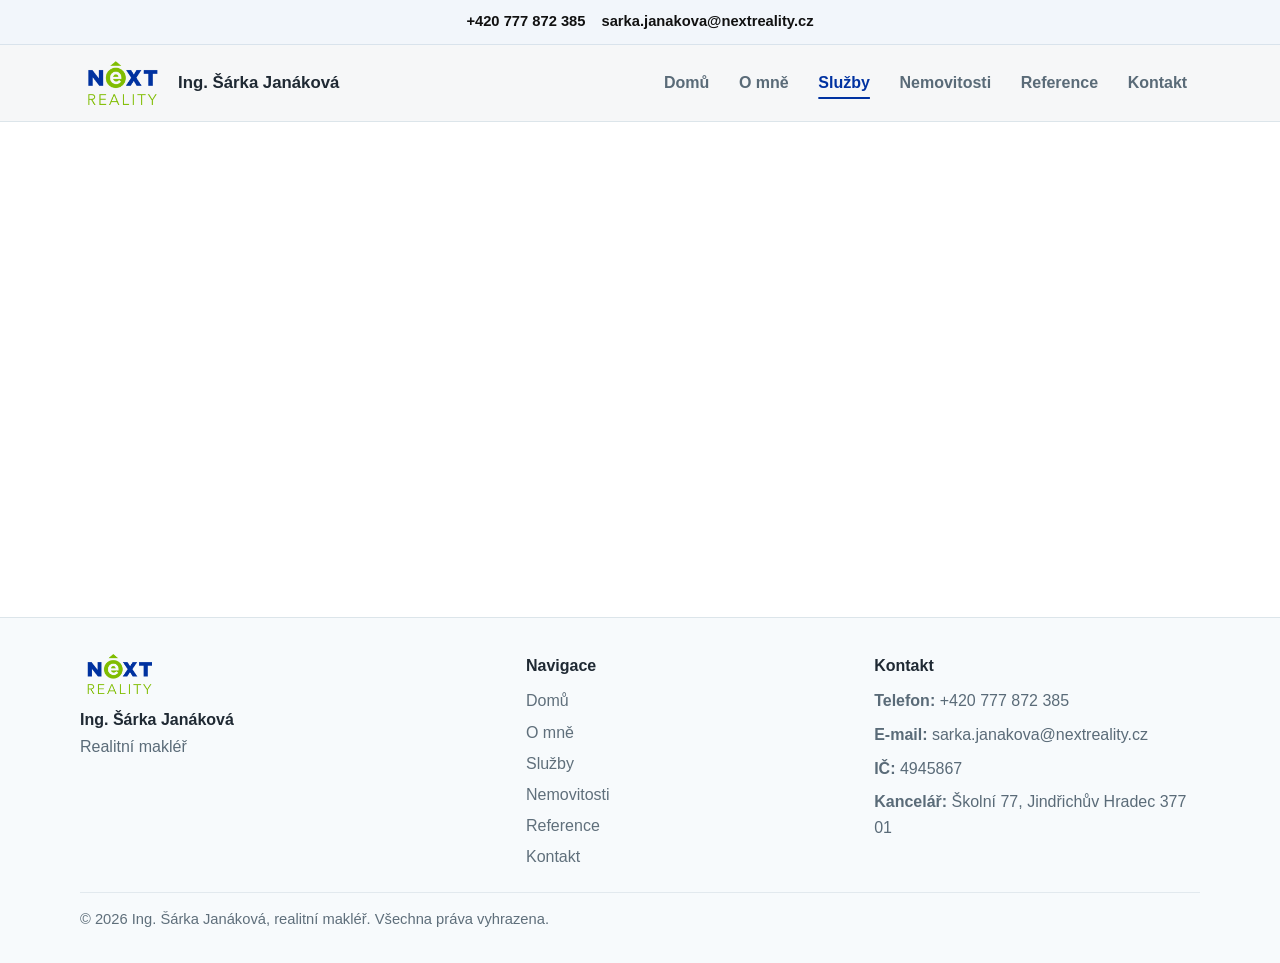
<file: sluzby.html>
<!DOCTYPE html>
<html lang="cs">
  <head>
    <meta charset="UTF-8" />
    <meta name="viewport" content="width=device-width, initial-scale=1.0" />
    <title>Služby | Ing. Šárka Janáková</title>
    <meta name="description" content="Služby realitní makléřky: prodej, koupě, marketing a právní podpora." />
    <link rel="stylesheet" href="assets/styles.css" />
  </head>
  <body>
    <div class="top-contact">
      <div class="container top-contact-inner">
        <a href="tel:+420777872385">+420 777 872 385</a>
        <a href="mailto:sarka.janakova@nextreality.cz">sarka.janakova@nextreality.cz</a>
      </div>
    </div>
    <header class="topbar">
      <div class="container topbar-inner">
        <a class="brand" href="index.html" aria-label="Domů">
          <img class="brand-logo" src="images/next-reality_logo.png" alt="NEXT REALITY logo" />
          <span class="brand-name">Ing. Šárka Janáková</span>
        </a>
        <button class="nav-toggle" aria-label="Otevřít menu"><span></span></button>
        <ul class="nav-links">
          <li><a href="index.html">Domů</a></li>
          <li><a href="o-mne.html">O mně</a></li>
          <li><a class="active" href="sluzby.html">Služby</a></li>
          <li><a href="nemovitosti.html">Nemovitosti</a></li>
          <li><a href="reference.html">Reference</a></li>
          <li><a href="kontakt.html">Kontakt</a></li>
        </ul>
      </div>
    </header>

    <main>
      <div style="height: 55vh;"></div>
    </main>

    <footer class="footer">
      <div class="container">
        <div class="footer-grid">
          <section>
            <img class="footer-logo" src="images/next-reality_logo.png" alt="NEXT REALITY logo" />
            <p class="footer-name">Ing. Šárka Janáková</p>
            <p class="footer-role subtle">Realitní makléř</p>
          </section>
          <section>
            <h3>Navigace</h3>
            <ul class="footer-nav">
              <li><a href="index.html">Domů</a></li>
              <li><a href="o-mne.html">O mně</a></li>
              <li><a href="sluzby.html">Služby</a></li>
              <li><a href="nemovitosti.html">Nemovitosti</a></li>
              <li><a href="reference.html">Reference</a></li>
              <li><a href="kontakt.html">Kontakt</a></li>
            </ul>
          </section>
          <section>
            <h3>Kontakt</h3>
            <ul class="contact-list subtle">
              <li><strong>Telefon:</strong> <a href="tel:+420777872385">+420 777 872 385</a></li>
              <li><strong>E-mail:</strong> <a href="mailto:sarka.janakova@nextreality.cz">sarka.janakova@nextreality.cz</a></li>
              <li><strong>IČ:</strong> 4945867</li>
              <li><strong>Kancelář:</strong> Školní 77, Jindřichův Hradec 377 01</li>
            </ul>
          </section>
        </div>
        <p class="footer-copy">© 2026 Ing. Šárka Janáková, realitní makléř. Všechna práva vyhrazena.</p>
      </div>
    </footer>

    <script src="assets/script.js"></script>
  </body>
</html>
</file>
<file: assets/styles.css>
:root {
  --bg: #f5f7f8;
  --surface: #ffffff;
  --surface-soft: #f8fbfb;
  --text: #1f2933;
  --muted: #5a6b78;
  --primary: #80bd00;
  --primary-dark: #0032a1;
  --border: #dce5ea;
  --shadow: 0 6px 16px rgba(19, 43, 57, 0.05);
  --radius: 16px;
  --container: 1120px;
}

*,
*::before,
*::after {
  box-sizing: border-box;
}

body {
  margin: 0;
  font-family: "Segoe UI", Roboto, Arial, sans-serif;
  color: var(--text);
  background: #ffffff;
  line-height: 1.6;
}

a {
  color: inherit;
  text-decoration: none;
}

img {
  max-width: 100%;
  display: block;
}

.container {
  width: min(100% - 2rem, var(--container));
  margin: 0 auto;
}

.top-contact {
  background: #f2f6fb;
  border-bottom: 1px solid #d9e3ec;
  transition: max-height 0.22s ease, opacity 0.2s ease, padding 0.22s ease;
  overflow: hidden;
  max-height: 52px;
  opacity: 1;
}

.top-contact-inner {
  min-height: 44px;
  display: flex;
  align-items: center;
  justify-content: center;
  gap: 1rem;
  flex-wrap: wrap;
  font-size: 0.92rem;
}

.top-contact a {
  color: #111111;
  font-weight: 600;
  transition: color 0.18s ease;
}

.top-contact a:hover {
  color: var(--primary);
}

body.scrolled .top-contact {
  max-height: 0;
  opacity: 0;
  border-bottom: 0;
}

.topbar {
  position: sticky;
  top: 0;
  z-index: 20;
  backdrop-filter: blur(10px);
  background: rgba(245, 247, 248, 0.9);
  border-bottom: 1px solid var(--border);
}

.topbar-inner {
  min-height: 76px;
  display: flex;
  align-items: center;
  justify-content: space-between;
  gap: 1rem;
}

.brand {
  display: flex;
  align-items: center;
  gap: 0.75rem;
  font-weight: 700;
}

.brand-badge {
  padding: 0.2rem 0.55rem;
  border-radius: 999px;
  font-size: 0.75rem;
  font-weight: 700;
  color: var(--surface);
  background: linear-gradient(135deg, #222, #555);
}

.brand-logo {
  width: 86px;
  height: auto;
}

.brand-name {
  font-size: 1.05rem;
}

.nav-toggle {
  border: 0;
  background: var(--surface);
  border-radius: 10px;
  width: 40px;
  height: 40px;
  display: grid;
  place-items: center;
}

.nav-toggle span {
  width: 18px;
  height: 2px;
  background: var(--text);
  position: relative;
}

.nav-toggle span::before,
.nav-toggle span::after {
  content: "";
  position: absolute;
  left: 0;
  width: 18px;
  height: 2px;
  background: var(--text);
}

.nav-toggle span::before {
  top: -6px;
}

.nav-toggle span::after {
  top: 6px;
}

.nav-links {
  list-style: none;
  padding: 0;
  margin: 0;
  display: none;
  gap: 0.25rem;
}

.nav-links a {
  display: inline-block;
  padding: 0.5rem 0.8rem;
  color: var(--muted);
  font-weight: 600;
  text-decoration: none;
  text-underline-offset: 0.56rem;
  text-decoration-thickness: 2.5px;
}

.nav-links a:hover,
.nav-links a.active {
  color: var(--primary-dark);
  text-decoration-line: underline;
  text-decoration-thickness: 2px;
  text-underline-offset: 0.56rem;
}

.nav-open .nav-links {
  display: grid;
  position: absolute;
  left: 1rem;
  right: 1rem;
  top: 76px;
  padding: 0.5rem;
  background: var(--surface);
  border: 1px solid var(--border);
  border-radius: 12px;
  box-shadow: var(--shadow);
}

main {
  padding: 0;
}

.section {
  margin: 1.25rem 0;
}

main .section:first-child {
  margin-top: 0;
}

.hero {
  background: radial-gradient(circle at 85% 20%, rgba(31, 122, 140, 0.14), transparent 45%), var(--surface);
  border: 1px solid #edf2f5;
  box-shadow: none;
  border-radius: 14px;
  padding: clamp(1.2rem, 3vw, 2.4rem);
}

.hero-video-shell {
  position: relative;
  overflow: hidden;
  padding: 0;
  min-height: 560px;
  width: 100vw;
  margin-left: calc(50% - 50vw);
  margin-right: calc(50% - 50vw);
  margin-top: 0;
  border-radius: 0;
  border-left: 0;
  border-right: 0;
}

.hero-video {
  width: 100%;
  min-height: 560px;
  max-height: 760px;
  object-fit: cover;
  display: block;
  pointer-events: none;
}

.hero-overlay {
  position: absolute;
  inset: 0;
  background: linear-gradient(to right, rgba(0, 16, 55, 0.68), rgba(0, 16, 55, 0.28));
  color: #ffffff;
  padding: clamp(1.2rem, 3vw, 2.2rem);
  display: flex;
  flex-direction: column;
  justify-content: center;
  pointer-events: none;
}

.hero-overlay .cta-row,
.hero-overlay .btn {
  pointer-events: auto;
}

.hero h1 {
  margin: 0 0 0.75rem;
  line-height: 1.2;
  font-size: clamp(1.8rem, 4vw, 3rem);
}

.hero p {
  margin: 0 0 1.2rem;
  color: var(--muted);
  max-width: 62ch;
}

.hero-overlay p {
  color: #eaf0ff;
}

.hero-layout {
  display: grid;
  gap: 1rem;
  align-items: center;
}

.agent-photo {
  width: min(100%, 340px);
  border-radius: 14px;
  border: 1px solid var(--border);
  box-shadow: var(--shadow);
  margin-inline: auto;
}

.about-photo-full {
  width: 100%;
  height: auto;
  margin: 0.25rem 0 1rem;
  border: 0;
  border-radius: 0;
  box-shadow: none;
}

.about-split {
  display: grid;
  gap: 1.2rem;
  align-items: start;
}

.about-split .about-photo-full {
  margin: 0;
}

.intro-split .about-photo-full {
  width: min(100%, 335px);
  max-height: 500px;
  object-fit: contain;
  justify-self: end;
}

.about-name {
  margin: 0 0 0.8rem;
  font-size: 40px !important;
  font-weight: 900;
  line-height: 1.05;
  color: var(--text);
}

.cta-row {
  display: flex;
  flex-wrap: wrap;
  gap: 0.75rem;
}

.btn {
  border: 0;
  border-radius: 12px;
  padding: 0.8rem 1rem;
  font-weight: 700;
  cursor: pointer;
  display: inline-block;
  transition: 0.2s ease;
}

.btn-primary {
  color: var(--surface);
  background: var(--primary);
}

.btn-primary:hover {
  background: var(--primary-dark);
}

.btn-soft {
  color: var(--primary-dark);
  background: #e6f2f4;
}

.btn-outline-green {
  color: var(--primary);
  background: transparent;
  border: 2px solid var(--primary);
}

.btn-outline-green:hover {
  background: var(--primary);
  color: #ffffff;
}

.grid {
  display: grid;
  gap: 1rem;
}

.grid-2 {
  grid-template-columns: 1fr;
}

.grid-3 {
  grid-template-columns: 1fr;
}

.card {
  background: var(--surface);
  border: 1px solid var(--border);
  border-radius: var(--radius);
  box-shadow: var(--shadow);
  padding: 1.1rem;
}

.card h2,
.card h3 {
  margin-top: 0;
}

.testimonial-grid {
  display: grid;
  gap: 1rem;
  margin-top: 1rem;
}

.testimonial-card {
  display: flex;
  flex-direction: column;
  height: 100%;
  min-height: 265px;
  background: #ffffff;
  border: 1px solid #dbe4ea;
  border-radius: 14px;
  padding: 1.35rem 1.25rem;
  box-shadow: 0 8px 20px rgba(16, 43, 71, 0.06);
  transition: transform 0.18s ease, box-shadow 0.18s ease, border-color 0.18s ease;
}

.testimonial-card p {
  margin: 0;
}

.testimonial-card .quote {
  flex: 1;
  font-size: 1.03rem;
  color: #253744;
  margin-bottom: 0;
  padding-bottom: 1.2rem;
  border-bottom: 1px solid #dde5eb;
}

.testimonial-card .author {
  margin-top: 1.05rem;
  font-weight: 700;
  color: var(--primary-dark);
}

.reviewer-location {
  display: block;
  margin-left: 0;
  margin-top: 0.2rem;
  font-size: 0.88rem;
  font-weight: 500;
  color: #7a8792;
}

.testimonial-card:hover {
  transform: translateY(-2px);
  border-color: #cfdde7;
  box-shadow: 0 12px 22px rgba(16, 43, 71, 0.1);
}

.service-card-link {
  color: inherit;
  text-decoration: none;
}

.service-card {
  min-height: 320px;
  height: 100%;
  background: linear-gradient(180deg, #ffffff 0%, var(--bg) 100%);
  border: 1px solid var(--border);
  border-radius: 16px;
  padding: 1.2rem 1.1rem 1.2rem;
  box-shadow: 0 10px 22px rgba(23, 49, 69, 0.06);
  transition: transform 0.2s ease, box-shadow 0.2s ease, border-color 0.2s ease;
}

.service-card-link:hover .service-card {
  transform: translateY(-3px);
  border-color: var(--primary-dark);
  box-shadow: 0 14px 24px rgba(0, 50, 161, 0.10);
}

.service-icon {
  display: inline-flex;
  align-items: center;
  justify-content: center;
  margin-bottom: 0.65rem;
  color: var(--primary-dark);
}

.service-icon svg {
  width: 28px;
  height: 28px;
}

.service-card h3 {
  margin: 0 0 0.55rem;
  color: var(--primary-dark);
}

.service-card p {
  margin: 0 0 1.25rem;
  line-height: 1.65;
}

.service-more {
  margin-top: auto;
  display: inline-block;
  font-weight: 650;
  color: var(--muted);
  padding-bottom: 0.15rem;
}

.plain-section {
  background: transparent;
  border: 0;
  border-top: 1px solid #e7edf2;
  border-radius: 0;
  padding: 1.05rem 0.1rem 0.1rem;
}

.plain-section + .plain-section {
  margin-top: 0.35rem;
}

.home-section {
  border: 0;
  border-top: 0;
  border-radius: 0;
  padding: clamp(1.6rem, 3.8vw, 3rem) clamp(0.9rem, 2vw, 1.4rem);
  margin: 0;
  position: relative;
  z-index: 0;
}

.home-section h2 {
  font-size: clamp(1.45rem, 2.4vw, 2rem);
  margin-bottom: 0.7rem;
}

.home-section p,
.home-section li {
  font-size: 1.03rem;
}

.home-section-light {
  --section-bg: #ffffff;
}

.home-section-soft {
  --section-bg: #f4f7fa;
}

.home-section::before {
  content: "";
  position: absolute;
  top: 0;
  bottom: 0;
  left: 50%;
  width: 100vw;
  transform: translateX(-50%);
  background: var(--section-bg, transparent);
  z-index: -1;
}

.section-links {
  display: grid;
  gap: 0.8rem;
}

.section-link {
  display: flex;
  flex-wrap: wrap;
  align-items: center;
  justify-content: space-between;
  gap: 0.8rem;
  border: 0;
  border-bottom: 1px solid #e7edf2;
  background: transparent;
  border-radius: 0;
  padding: 0.7rem 0.15rem 0.95rem;
}

.section-link p {
  margin: 0;
  color: var(--muted);
}

.section-link .btn {
  padding: 0.4rem 0;
  background: transparent;
  color: var(--primary-dark);
  border-radius: 0;
}

.subtle {
  color: var(--muted);
}

.pill {
  display: inline-block;
  border-radius: 999px;
  padding: 0.18rem 0.7rem;
  background: #eef6d9;
  color: #315b00;
  font-weight: 700;
  font-size: 0.82rem;
}

.hero-overlay .pill {
  align-self: flex-start;
}

.properties-intro {
  margin: 0.4rem 0 1.3rem;
  padding: clamp(1.6rem, 4vw, 3rem) 0;
}

.properties-intro-head {
  display: flex;
  flex-wrap: wrap;
  align-items: center;
  gap: 0.8rem 1rem;
}

.properties-intro h1 {
  margin: 0;
  font-size: clamp(1.9rem, 4vw, 3rem);
  line-height: 1.15;
}

.properties-intro p {
  margin: 0.7rem 0 0;
  max-width: 70ch;
}

.intro-split {
  display: grid;
  gap: 1.2rem;
  align-items: start;
}

.properties-intro > h1 + .intro-split {
  margin-top: 0.95rem;
}

.intro-split p {
  max-width: none;
  margin: 0;
}

.about-values,
.about-why {
  padding-top: 1.8rem;
}

.about-why-list {
  list-style: none;
  padding: 0;
  margin: 0;
  display: grid;
  gap: 0.75rem;
}

.about-why-item {
  display: flex;
  gap: 0.75rem;
  align-items: flex-start;
  padding: 0.15rem 0;
}

.about-why-check {
  width: 22px;
  height: 22px;
  display: grid;
  place-items: center;
  color: var(--primary-dark);
  font-weight: 900;
  font-size: 1.05rem;
  flex: 0 0 auto;
  margin-top: 0.2rem;
}

.about-why-title {
  display: inline-block;
  color: var(--primary-dark);
  font-size: 1.05rem;
  font-weight: 850;
  margin-bottom: 0.25rem;
}

.about-why-desc {
  margin: 0;
  line-height: 1.65;
}

.about-values + .about-why {
  margin-top: 1.4rem;
}

.value-card {
  /* Zjemněný vzhled (bez výrazných glow efektů) */
  position: relative;
  border-color: #d7e3ec;
  background: var(--surface);
  border-left: 7px solid rgba(0, 50, 161, 0.18);
  transition: transform 0.18s ease, box-shadow 0.18s ease, border-color 0.18s ease;
}

.about-values .value-card:nth-child(1) {
  --card-accent: var(--primary-dark);
  --card-accent-glow: rgba(0, 50, 161, 0.18);
}
.about-values .value-card:nth-child(2) {
  --card-accent: #0f4bc6;
  --card-accent-glow: rgba(15, 75, 198, 0.16);
}
.about-values .value-card:nth-child(3) {
  --card-accent: #0a6b6f;
  --card-accent-glow: rgba(10, 107, 111, 0.16);
}
.about-values .value-card:nth-child(4) {
  --card-accent: var(--primary-dark);
  --card-accent-glow: rgba(0, 50, 161, 0.14);
}

.value-card::before {
  display: none;
}

.value-card::after {
  display: none;
}

.value-card:hover {
  transform: translateY(-2px);
  border-color: #c0d0ea;
  box-shadow: 0 14px 26px rgba(0, 50, 161, 0.08);
}

.value-card h3 {
  color: var(--primary-dark);
  font-size: 1.06rem;
  font-weight: 800;
  letter-spacing: -0.005em;
  margin-bottom: 0.35rem;
}

.benefit-list {
  margin: 0;
  padding-left: 1.1rem;
  display: grid;
  gap: 0.55rem;
}

.benefit-side {
  display: grid;
  gap: 0.75rem;
  align-content: start;
}

.about-why-cards .benefit-card {
  /* Zjemněný vzhled (bez výrazných glow efektů) */
  position: relative;
  border-color: #d7e3ec;
  background: var(--surface);
  border-left: 7px solid rgba(0, 50, 161, 0.18);
  transition: transform 0.18s ease, box-shadow 0.18s ease, border-color 0.18s ease;
}

.about-why-cards .benefit-card:nth-child(1) {
  --card-accent: var(--primary-dark);
  --card-accent-glow: rgba(0, 50, 161, 0.18);
}
.about-why-cards .benefit-card:nth-child(2) {
  --card-accent: #0f4bc6;
  --card-accent-glow: rgba(15, 75, 198, 0.16);
}
.about-why-cards .benefit-card:nth-child(3) {
  --card-accent: #0a6b6f;
  --card-accent-glow: rgba(10, 107, 111, 0.16);
}
.about-why-cards .benefit-card:nth-child(4) {
  --card-accent: #1b5fdb;
  --card-accent-glow: rgba(27, 95, 219, 0.15);
}

.about-why-cards .benefit-card::before {
  display: none;
}

.about-why-cards .benefit-card::after {
  display: none;
}

.about-why-cards .benefit-card h3 {
  color: var(--primary-dark);
  font-size: 1.06rem;
  font-weight: 800;
  letter-spacing: -0.005em;
  margin-bottom: 0.35rem;
}

.about-why-cards .benefit-card:hover {
  transform: translateY(-2px);
  border-color: #c0d0ea;
  box-shadow: 0 14px 26px rgba(0, 50, 161, 0.08);
}

.benefit-card-brand {
  display: flex;
  flex-direction: column;
}

.benefit-card-brand .benefit-logo {
  margin-top: auto;
  padding-top: 0.75rem;
}

.benefit-logo {
  width: 120px;
  height: auto;
}

.about-cta {
  margin-top: 2.2rem;
  padding: clamp(1.2rem, 3vw, 2rem);
  border-radius: 16px;
  background: linear-gradient(135deg, #0032a1, #0f4bc6);
  color: #ffffff;
}

.about-cta h2 {
  margin: 0 0 1rem;
  color: #ffffff;
  font-size: clamp(1.4rem, 2.7vw, 2rem);
}

.about-cta .btn-soft {
  background: #ffffff;
  color: var(--primary-dark);
}

.property-photo {
  width: 100%;
  height: 200px;
  object-fit: cover;
  border-radius: 0;
  margin-bottom: 0;
  transition: transform 0.28s ease;
}

.property-meta {
  display: flex;
  justify-content: space-between;
  gap: 0.8rem;
  margin: 0.55rem 0;
  color: var(--muted);
  font-size: 0.95rem;
}

.property-card {
  padding: 0;
  overflow: hidden;
}

.property-card-link {
  display: block;
  color: inherit;
}

.property-photo-wrap {
  width: 100%;
  overflow: hidden;
}

.property-card-body {
  padding: 0.95rem;
}

.property-card-body h3 {
  margin: 0 0 0.35rem;
  line-height: 1.3;
}

.property-card-body .property-meta {
  margin: 0 0 0.55rem;
}

.property-card-body .subtle {
  margin: 0 0 0.8rem;
  line-height: 1.55;
}

.property-card-body .btn {
  display: block;
  width: 100%;
  margin-top: 0;
  text-align: center;
}

.property-card-link:hover h3 {
  color: var(--primary-dark);
}

.property-card-link:hover .property-photo {
  transform: scale(1.08);
}

.property-card .btn[data-reservation] {
  display: block;
  width: calc(100% - 1.9rem);
  margin: 0 0.95rem 0.95rem;
}

.centered-action {
  margin-top: 3rem;
  text-align: center;
}

.contact-list {
  list-style: none;
  padding: 0;
  margin: 0;
}

.contact-list li {
  margin: 0.5rem 0;
}

form {
  display: grid;
  gap: 0.75rem;
}

label {
  font-weight: 600;
  font-size: 0.95rem;
}

input,
textarea {
  width: 100%;
  border: 1px solid var(--border);
  border-radius: 10px;
  padding: 0.72rem 0.8rem;
  font: inherit;
  background: var(--surface);
}

textarea {
  min-height: 130px;
  resize: vertical;
}

.footer {
  padding: 2.2rem 0 2rem;
  color: #5f6f7b;
  border-top: 1px solid var(--border);
  background: #f7fafc;
}

.footer-grid {
  display: grid;
  gap: 1.4rem;
}

.footer h3 {
  margin: 0 0 0.6rem;
  font-size: 1rem;
  color: var(--text);
}

.footer-logo {
  width: 80px;
  height: auto;
  margin-bottom: 0.7rem;
}

.footer-name {
  margin: 0;
  font-weight: 700;
  color: var(--text);
}

.footer-role {
  margin: 0.15rem 0 0.85rem;
}

.footer-nav {
  list-style: none;
  padding: 0;
  margin: 0;
  display: grid;
  gap: 0.35rem;
}

.footer-copy {
  margin: 1.4rem 0 0;
  padding-top: 0.9rem;
  border-top: 1px solid #e2e9ee;
  font-size: 0.92rem;
}

@media (min-width: 860px) {
  .nav-toggle {
    display: none;
  }

  .nav-links,
  .nav-open .nav-links {
    position: static;
    display: flex;
    border: 0;
    box-shadow: none;
    background: transparent;
    padding: 0;
  }

  .grid-2 {
    grid-template-columns: repeat(2, minmax(0, 1fr));
  }

  .testimonial-grid {
    grid-template-columns: repeat(3, minmax(0, 1fr));
  }

  .grid-3 {
    grid-template-columns: repeat(3, minmax(0, 1fr));
  }

  .hero-layout {
    grid-template-columns: 1.4fr 1fr;
  }

  .about-split {
    grid-template-columns: minmax(240px, 420px) 1fr;
    gap: 1.6rem;
  }

  .intro-split {
    grid-template-columns: 1fr auto;
    gap: 1.4rem;
  }

  .footer-grid {
    grid-template-columns: 1.3fr 1fr 1fr;
  }
}
</file>
<file: assets/property-detail.css>
/* Detail nemovitosti — prémiová prezentace, fotky jako hlavní prvek */

.property-detail-page {
  background: #fafbfc;
}

.property-detail {
  padding-bottom: 0;
}

.pdp-breadcrumb {
  display: flex;
  flex-wrap: wrap;
  align-items: center;
  gap: 0.35rem 0.5rem;
  padding: 0.75rem 0 0.25rem;
  font-size: 0.88rem;
  color: var(--muted);
}

.pdp-breadcrumb a {
  color: var(--primary-dark);
  text-decoration: underline;
  text-underline-offset: 2px;
}

.pdp-breadcrumb a:hover {
  color: var(--primary);
}

.pdp-bc-current {
  font-weight: 600;
  color: var(--text);
}

.pdp-bc-sep {
  opacity: 0.45;
}

/* —— Hero: galerie dominuje —— */
.pdp-hero {
  margin-bottom: 0;
}

.pdp-hero-visual {
  position: relative;
  margin: 0 calc(50% - 50vw);
  width: 100vw;
  max-width: 100vw;
  background: #0f1822;
  padding: clamp(0.55rem, 1.6vw, 0.95rem);
}

.pdp-hero-layout {
  display: grid;
  gap: clamp(0.55rem, 1.2vw, 0.75rem);
}

.pdp-hero-main {
  position: relative;
  border: 0;
  padding: 0;
  margin: 0;
  border-radius: 12px;
  overflow: hidden;
  cursor: pointer;
  background: #0b1018;
  min-height: min(48vh, 430px);
}

.pdp-hero-main-img {
  width: 100%;
  height: 100%;
  min-height: min(48vh, 430px);
  max-height: min(72vh, 760px);
  object-fit: cover;
  display: block;
  transition: transform 0.2s ease, opacity 0.2s ease;
}

.pdp-hero-main:hover .pdp-hero-main-img {
  transform: scale(1.03);
}

.pdp-hero-sidegrid {
  display: grid;
  grid-template-columns: repeat(2, minmax(0, 1fr));
  gap: clamp(0.5rem, 1.1vw, 0.7rem);
}

.pdp-hero-side-item {
  position: relative;
  border: 2px solid transparent;
  padding: 0;
  margin: 0;
  border-radius: 10px;
  overflow: hidden;
  cursor: pointer;
  background: #0b1018;
  min-height: 110px;
}

.pdp-hero-side-item img {
  width: 100%;
  height: 100%;
  min-height: 110px;
  object-fit: cover;
  display: block;
  transition: transform 0.2s ease, opacity 0.2s ease;
}

.pdp-hero-side-item:hover img {
  transform: scale(1.03);
}

.pdp-hero-side-more img {
  opacity: 0.8;
}

.pdp-side-more-label {
  position: absolute;
  inset: auto 0.55rem 0.55rem 0.55rem;
  display: inline-flex;
  justify-content: center;
  padding: 0.35rem 0.45rem;
  border-radius: 7px;
  background: rgba(0, 0, 0, 0.62);
  color: #fff;
  font-size: 0.74rem;
  font-weight: 600;
}

.pdp-hero-panel {
  padding: clamp(1.35rem, 3.5vw, 2.25rem) 0 clamp(1.5rem, 3vw, 2.5rem);
  max-width: var(--container);
  margin: 0 auto;
}

.pdp-hero-panel h1 {
  margin: 0 0 0.45rem;
  font-size: clamp(1.65rem, 4vw, 2.35rem);
  line-height: 1.12;
  letter-spacing: -0.02em;
  color: var(--text);
}

.pdp-hero-loc {
  display: flex;
  align-items: center;
  gap: 0.4rem;
  margin: 0 0 1rem;
  font-size: 1.05rem;
  color: var(--muted);
}

.pdp-pin {
  color: var(--primary);
  display: flex;
}

.pdp-hero-price {
  margin: 0 0 1.25rem;
}

.pdp-price-label {
  display: block;
  font-size: 0.75rem;
  text-transform: uppercase;
  letter-spacing: 0.07em;
  color: var(--muted);
  margin-bottom: 0.2rem;
}

.pdp-price-value {
  font-size: clamp(1.75rem, 4vw, 2.35rem);
  font-weight: 800;
  letter-spacing: -0.02em;
  color: var(--primary-dark);
}

.pdp-hero-cta {
  display: flex;
  flex-wrap: wrap;
  gap: 0.65rem;
}

/* Info bar */
.pdp-infobar-wrap {
  margin-top: -1.25rem;
  position: relative;
  z-index: 2;
  margin-left: calc(50% - 50vw);
  margin-right: calc(50% - 50vw);
  width: 100vw;
  padding: 0 clamp(1rem, 3vw, 1.5rem);
}

.pdp-infobar {
  max-width: var(--container);
  margin: 0 auto;
  display: grid;
  grid-template-columns: repeat(2, minmax(0, 1fr));
  gap: 0.5rem;
  padding: clamp(1rem, 2.2vw, 1.35rem);
  background: #fff;
  border-radius: 16px;
  border: 1px solid #e6eef4;
  box-shadow: 0 12px 36px rgba(15, 40, 65, 0.08);
}

.pdp-infobar-item {
  padding: 0.5rem 0.4rem;
  border-bottom: 1px solid #eef3f7;
}

.pdp-infobar-item:nth-last-child(-n + 2) {
  border-bottom: 0;
}

.pdp-ik {
  display: block;
  font-size: 0.7rem;
  text-transform: uppercase;
  letter-spacing: 0.06em;
  color: var(--muted);
  margin-bottom: 0.15rem;
}

.pdp-iv {
  font-weight: 700;
  color: var(--primary-dark);
  font-size: 0.92rem;
  line-height: 1.35;
}

/* Content stack */
.pdp-stack {
  display: flex;
  flex-direction: column;
  gap: clamp(1.1rem, 2.5vw, 1.5rem);
  padding: clamp(1.75rem, 4vw, 3rem) 0 clamp(2rem, 4vw, 3rem);
}

.pdp-block {
  background: #fff;
  border: 1px solid #e8eef4;
  border-radius: 18px;
  padding: clamp(1.2rem, 3vw, 1.85rem);
  box-shadow: 0 4px 22px rgba(19, 43, 57, 0.04);
}

.pdp-block h2 {
  margin: 0 0 0.65rem;
  font-size: clamp(1.28rem, 2.4vw, 1.55rem);
  color: var(--primary-dark);
  letter-spacing: -0.02em;
}

.pdp-block-lead {
  margin: -0.15rem 0 1rem;
}

.pdp-prose {
  color: #2b3a45;
}

.pdp-lead {
  font-size: 1.06rem;
  line-height: 1.72;
  margin: 0 0 1rem;
  color: #1f2933;
}

.pdp-prose p {
  margin: 0 0 0.9rem;
  line-height: 1.72;
}

.pdp-prose p:last-child {
  margin-bottom: 0;
}

/* Benefits */
.pdp-benefits {
  list-style: none;
  margin: 0;
  padding: 0;
  display: grid;
  gap: 0.85rem;
}

.pdp-benefit {
  display: block;
  padding: 1rem 1.05rem;
  border-radius: 14px;
  background: linear-gradient(145deg, #fafdff 0%, #f3f8fc 100%);
  border: 1px solid #e4edf4;
}

.pdp-benefit h3 {
  margin: 0 0 0.35rem;
  font-size: 1.02rem;
  color: var(--primary-dark);
}

.pdp-benefit .subtle {
  margin: 0;
  line-height: 1.6;
}

.pdp-map-ph {
  margin-top: 1.15rem;
  border-radius: 14px;
  overflow: hidden;
  border: 1px solid #d9e4ee;
  background: #eef3f8;
}

.pdp-map-ph iframe {
  display: block;
  width: 100%;
  min-height: 320px;
  border: 0;
}

.pdp-map-title {
  margin: 0 0 0.35rem;
}

/* Table */
.pdp-table-wrap {
  margin-top: 0.35rem;
}

.pdp-table {
  width: 100%;
  border-collapse: collapse;
  font-size: 0.94rem;
}

.pdp-table th,
.pdp-table td {
  padding: 0.65rem 0.75rem;
  text-align: left;
  border-bottom: 1px solid #eef2f6;
  vertical-align: top;
}

.pdp-table th {
  width: 34%;
  font-weight: 600;
  color: var(--primary-dark);
  background: #f8fafc;
}

.pdp-table tr:last-child th,
.pdp-table tr:last-child td {
  border-bottom: 0;
}

.pdp-table-note {
  margin: 0.75rem 0 0;
  font-size: 0.88rem;
  line-height: 1.55;
}

/* Final CTA */
.pdp-cta-final {
  background: linear-gradient(135deg, #f0f5fa 0%, #e4ecf6 100%);
  border-top: 1px solid #dde6ef;
  padding: clamp(2.25rem, 5vw, 3.5rem) clamp(1rem, 3vw, 1.5rem);
  text-align: center;
}

.pdp-cta-inner {
  max-width: 560px;
  margin: 0 auto;
}

.pdp-cta-final h2 {
  margin: 0 0 1.25rem;
  font-size: clamp(1.35rem, 3vw, 1.75rem);
  color: var(--primary-dark);
  line-height: 1.35;
}

.pdp-cta-btns {
  display: flex;
  flex-wrap: wrap;
  gap: 0.75rem;
  justify-content: center;
}

/* Lightbox */
.pdp-lightbox[hidden] {
  display: none !important;
}

.pdp-lightbox:not([hidden]) {
  display: block;
}

.pdp-lightbox {
  position: fixed;
  inset: 0;
  z-index: 300;
}

.pdp-lb-backdrop {
  position: absolute;
  inset: 0;
  background: rgba(6, 14, 24, 0.9);
  backdrop-filter: blur(8px);
}

.pdp-lb-dialog {
  position: absolute;
  inset: 0;
  display: flex;
  align-items: center;
  justify-content: center;
  padding: clamp(0.6rem, 2.5vw, 1.5rem);
  pointer-events: none;
}

.pdp-lb-dialog > * {
  pointer-events: auto;
}

.pdp-lb-fig {
  margin: 0;
  max-width: min(96vw, 1320px);
  max-height: 92vh;
  display: flex;
  flex-direction: column;
  align-items: center;
  gap: 0.55rem;
}

.pdp-lb-stage {
  border-radius: 12px;
  overflow: hidden;
  background: #000;
  box-shadow: 0 24px 64px rgba(0, 0, 0, 0.45);
  max-height: calc(92vh - 2.5rem);
}

.pdp-lb-img {
  display: block;
  max-width: 100%;
  max-height: calc(92vh - 2.5rem);
  width: auto;
  height: auto;
  object-fit: contain;
  margin: 0 auto;
}

.pdp-lb-cap {
  margin: 0;
  color: rgba(255, 255, 255, 0.88);
  text-align: center;
  max-width: 70ch;
}

.pdp-lb-icon {
  position: absolute;
  top: clamp(0.5rem, 2vw, 1rem);
  z-index: 5;
  width: 44px;
  height: 44px;
  border-radius: 12px;
  border: 1px solid rgba(255, 255, 255, 0.28);
  background: rgba(0, 0, 0, 0.45);
  color: #fff;
  cursor: pointer;
  display: flex;
  align-items: center;
  justify-content: center;
  transition: background 0.2s ease;
}

.pdp-lb-icon:hover {
  background: rgba(128, 189, 0, 0.45);
}

.pdp-lb-x {
  right: clamp(0.5rem, 2vw, 1rem);
}

.pdp-lb-fs {
  right: clamp(3.25rem, 9vw, 4.75rem);
}

.pdp-lb-nav {
  position: absolute;
  top: 50%;
  transform: translateY(-50%);
  z-index: 5;
  width: 48px;
  height: 48px;
  border-radius: 50%;
  border: 1px solid rgba(255, 255, 255, 0.3);
  background: rgba(0, 0, 0, 0.42);
  color: #fff;
  cursor: pointer;
  display: flex;
  align-items: center;
  justify-content: center;
}

.pdp-lb-nav:hover {
  background: rgba(0, 50, 161, 0.6);
}

.pdp-lb-prev {
  left: clamp(0.25rem, 1.5vw, 0.75rem);
}

.pdp-lb-next {
  right: clamp(0.25rem, 1.5vw, 0.75rem);
}

body.pdp-lb-open {
  overflow: hidden;
}

@media (min-width: 640px) {
  .pdp-infobar {
    grid-template-columns: repeat(3, minmax(0, 1fr));
  }

  .pdp-infobar-item {
    border-bottom: 0;
    border-right: 1px solid #eef3f7;
    padding: 0.35rem 0.65rem;
  }

  .pdp-infobar-item:nth-child(3n) {
    border-right: 0;
  }

  .pdp-benefits {
    grid-template-columns: repeat(2, minmax(0, 1fr));
  }
}

@media (min-width: 960px) {
  .pdp-hero-layout {
    grid-template-columns: minmax(0, 1.55fr) minmax(320px, 0.95fr);
    align-items: stretch;
  }

  .pdp-hero-main,
  .pdp-hero-main-img {
    min-height: min(66vh, 760px);
    max-height: min(76vh, 830px);
  }

  .pdp-hero-sidegrid {
    grid-template-columns: repeat(2, minmax(0, 1fr));
    grid-template-rows: repeat(2, minmax(0, 1fr));
  }

  .pdp-hero-side-item,
  .pdp-hero-side-item img {
    min-height: 0;
    height: 100%;
  }

  .pdp-infobar {
    grid-template-columns: repeat(6, minmax(0, 1fr));
  }

  .pdp-infobar-item {
    border-right: 1px solid #eef3f7;
  }

  .pdp-infobar-item:nth-child(3n) {
    border-right: 1px solid #eef3f7;
  }

  .pdp-infobar-item:last-child {
    border-right: 0;
  }
}
</file>
